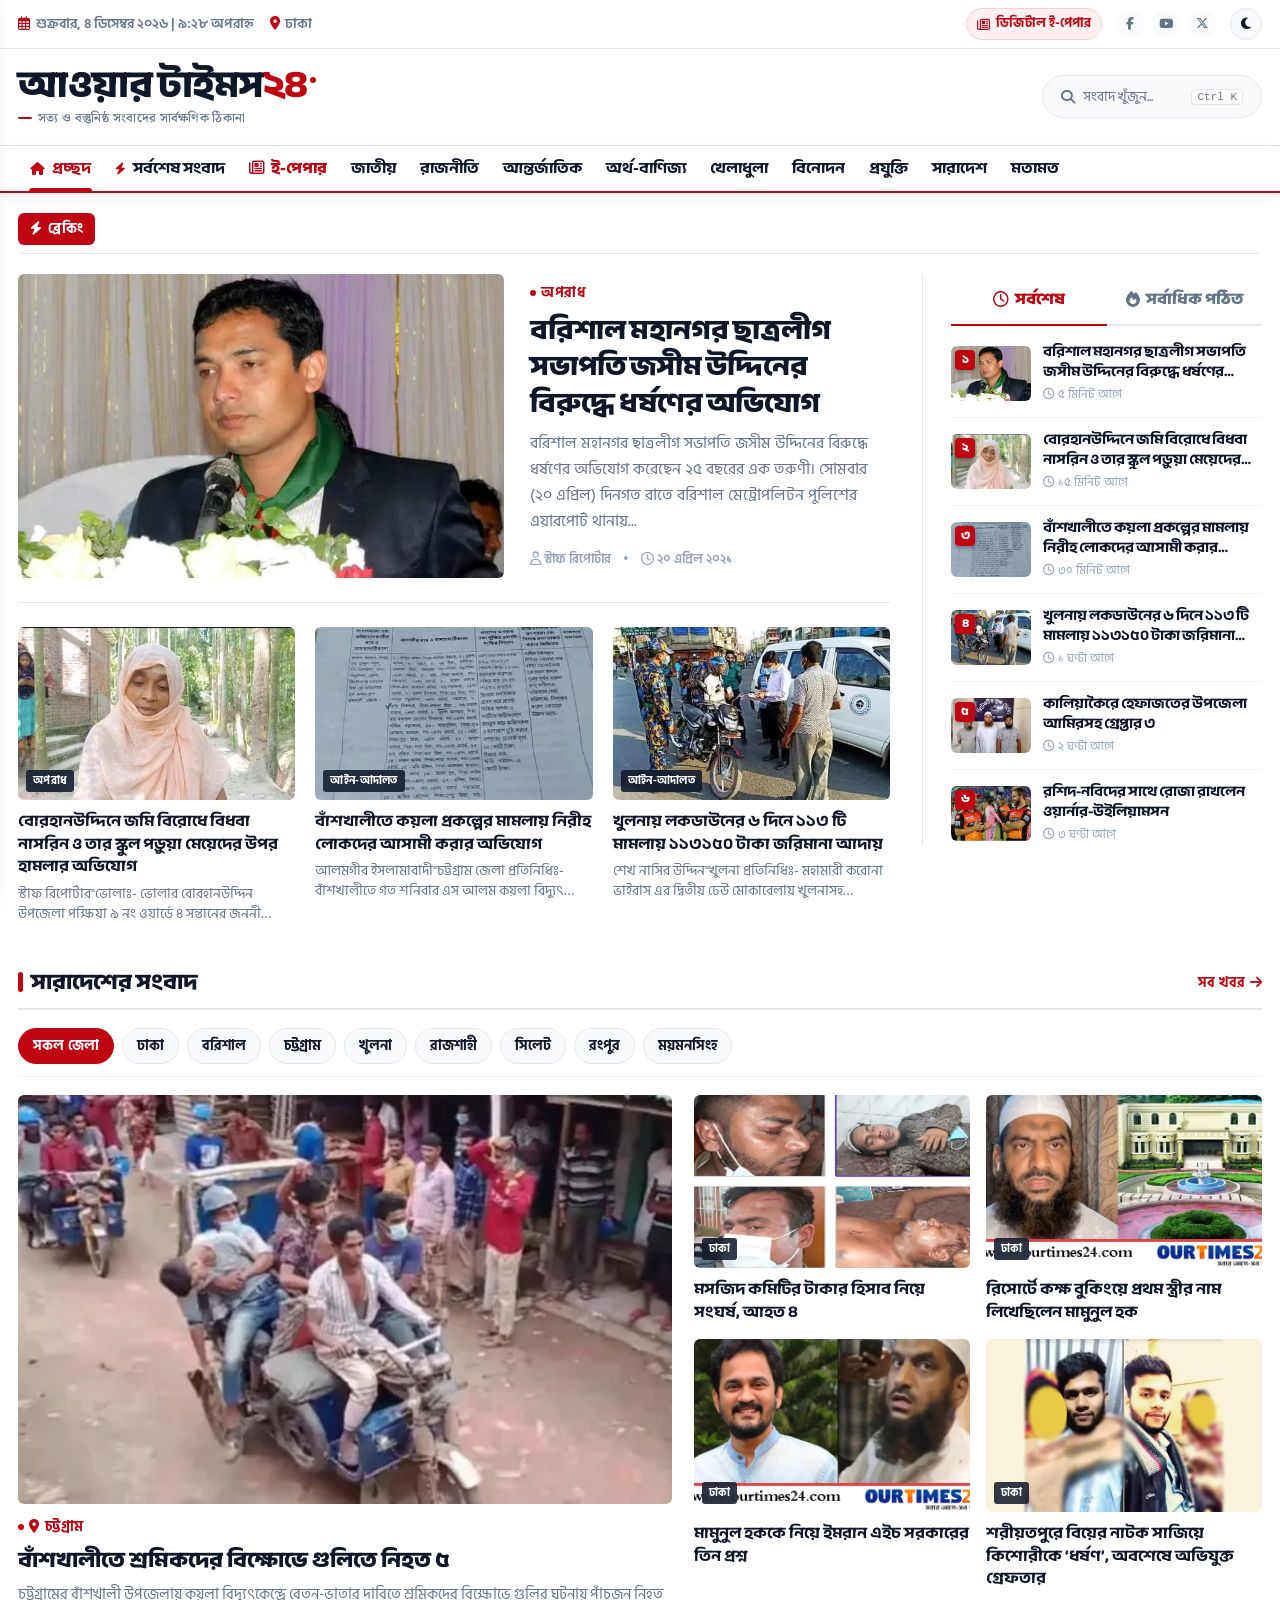
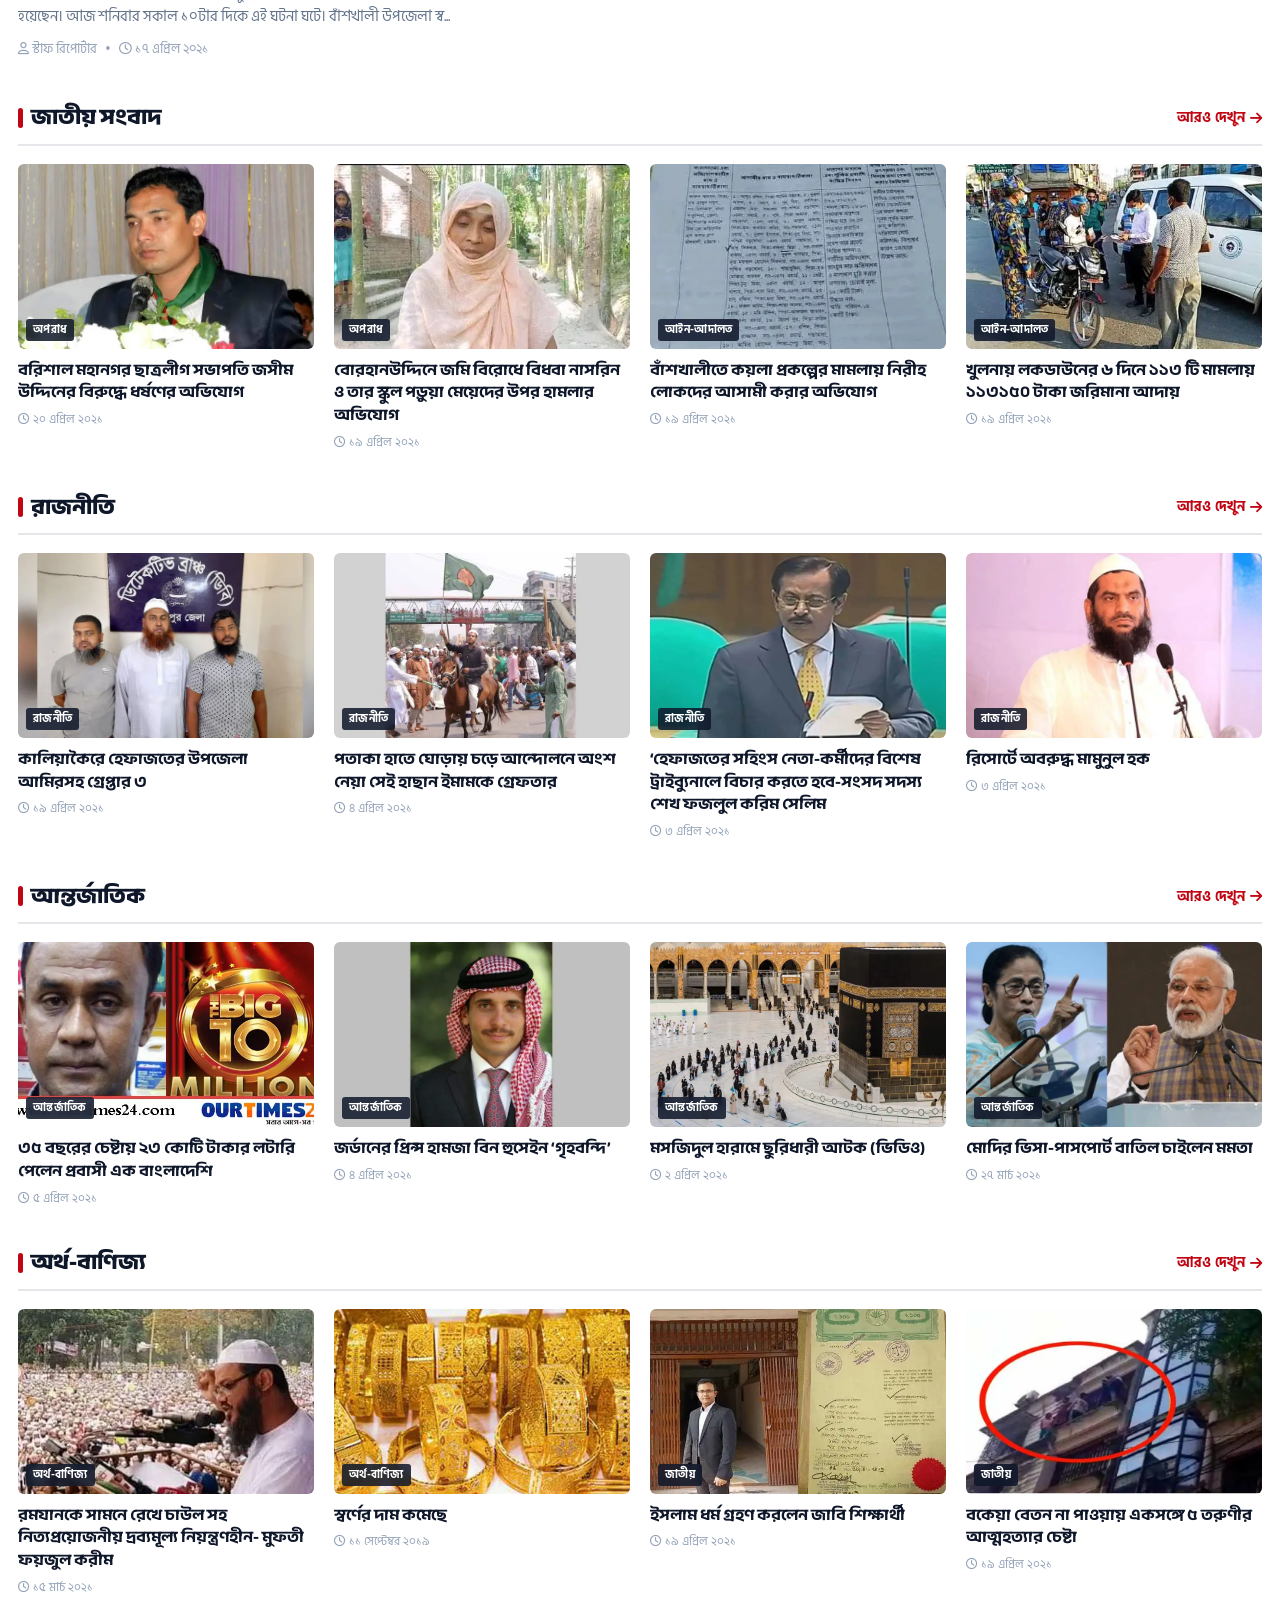
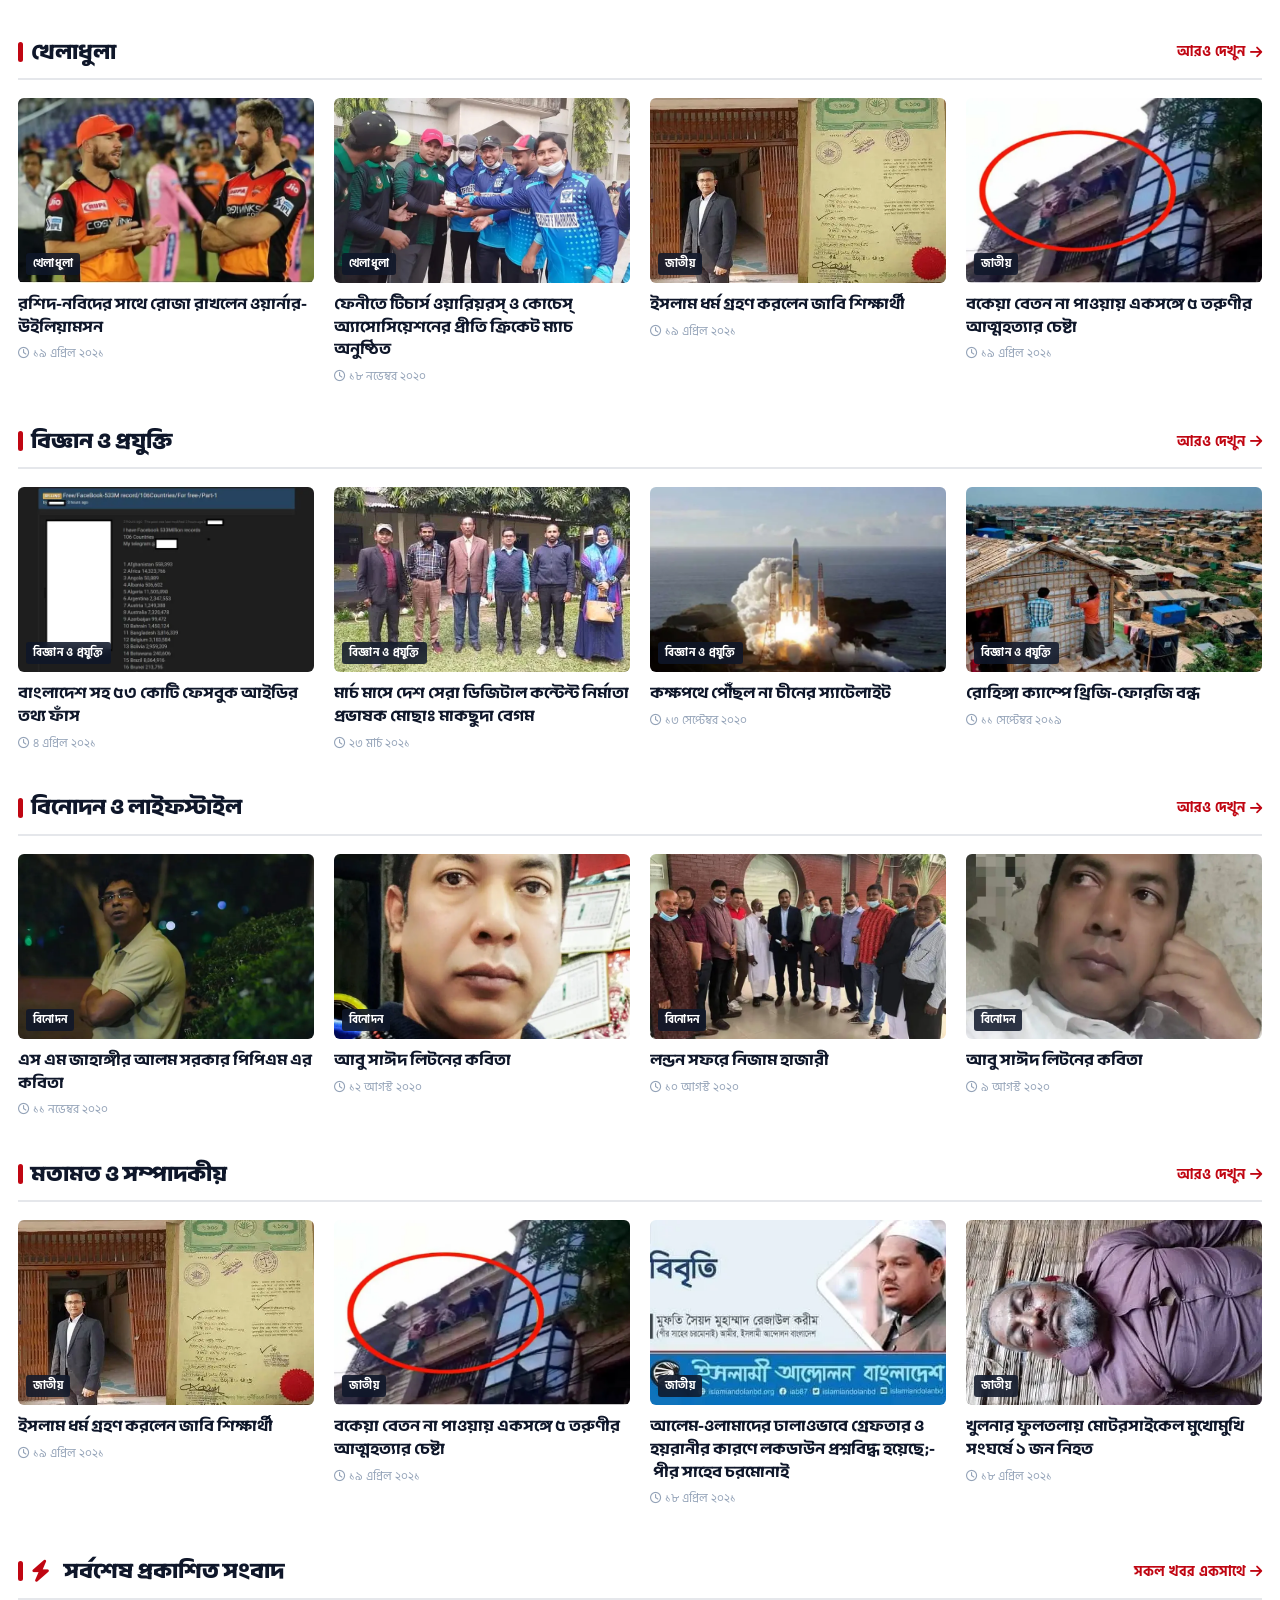
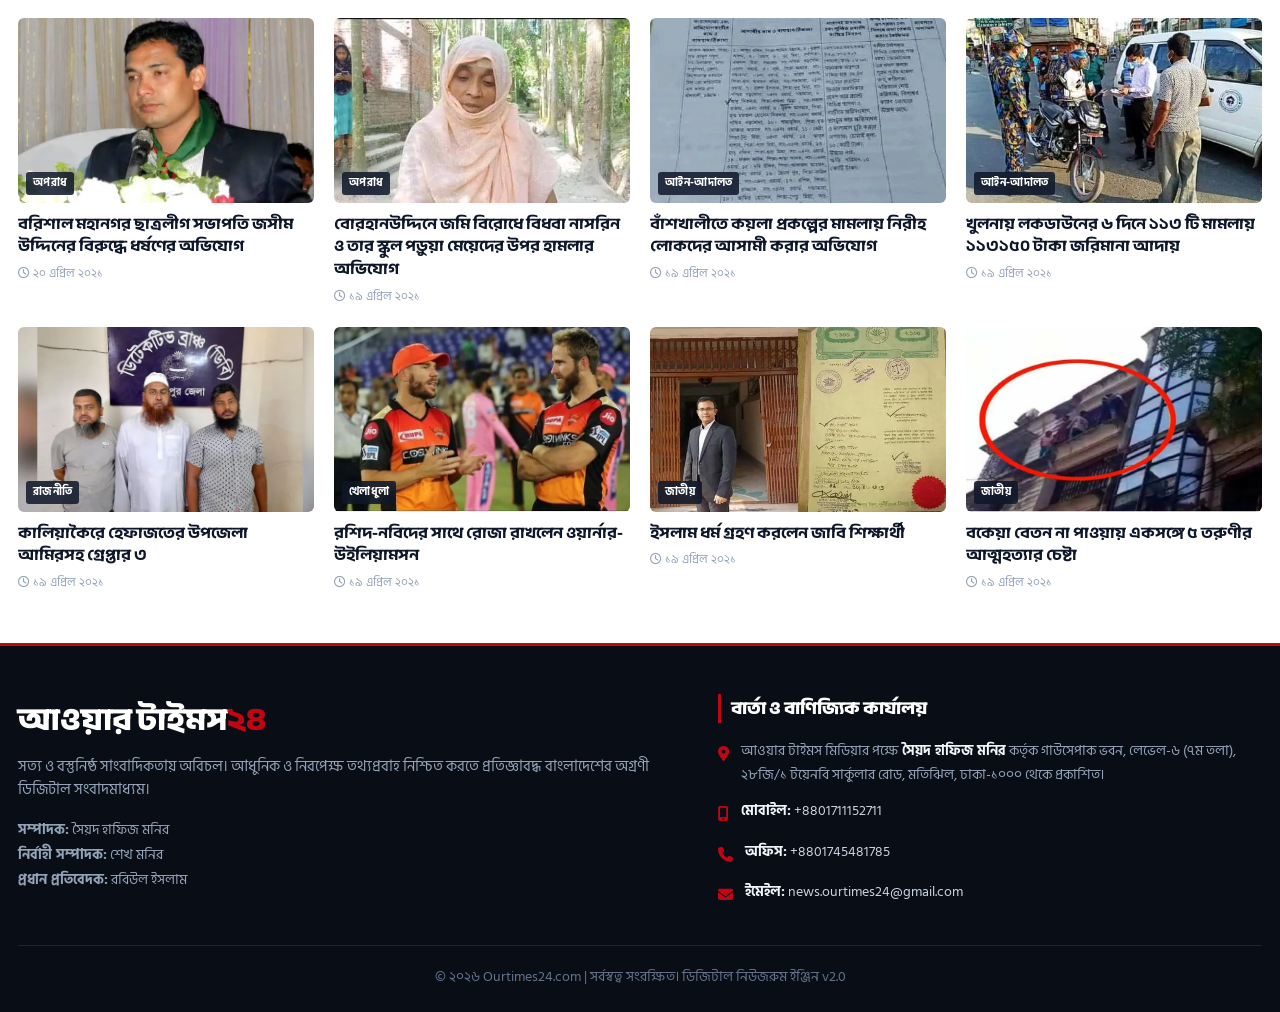
<file: index.html>
<!DOCTYPE html>
<html lang="bn">
<head>
    <meta charset="UTF-8">
    <meta name="viewport" content="width=device-width, initial-scale=1.0">
    <title>আওয়ার টাইমস২৪ - সত্য ও বস্তুনিষ্ঠ সংবাদের সার্বক্ষণিক ঠিকানা</title>
    <link rel="icon" type="image/x-icon" href="favicon.ico">
    <link rel="stylesheet" href="style.css?v=20260913_v6">
    <link rel="stylesheet" href="https://cdnjs.cloudflare.com/ajax/libs/font-awesome/6.5.1/css/all.min.css">
</head>
<body>

    <!-- Reading Progress Bar -->
    <div id="readingProgressBar"></div>

    <!-- 1. TOP UTILITY BAR (DESKTOP) -->
    <div class="top-utility-bar">
        <div class="container top-utility-inner">
            <div class="utility-left">
                <div class="live-date">
                    <i class="fa-regular fa-calendar-days"></i>
                    <span id="liveBanglaDate">শনিবার, ১২ সেপ্টেম্বর ২০২৬</span>
                </div>
                <div class="utility-location">
                    <i class="fa-solid fa-location-dot"></i>
                    <span>ঢাকা</span>
                </div>
            </div>
            <div class="utility-right">
                <a href="epaper.html" class="btn-utility-epaper">
                    <i class="fa-regular fa-newspaper"></i> ডিজিটাল ই-পেপার
                </a>
                <div class="social-pill-links">
                    <a href="https://facebook.com" target="_blank" class="social-pill-link" title="ফেসবুক"><i class="fa-brands fa-facebook-f"></i></a>
                    <a href="https://youtube.com" target="_blank" class="social-pill-link" title="ইউটিউব"><i class="fa-brands fa-youtube"></i></a>
                    <a href="https://twitter.com" target="_blank" class="social-pill-link" title="টুইটার"><i class="fa-brands fa-x-twitter"></i></a>
                </div>
                <button class="theme-toggle-btn" onclick="toggleTheme()" title="ডার্ক / লাইট মোড">
                    <i class="fa-solid fa-moon theme-switch-icon" id="themeIcon"></i>
                </button>
            </div>
        </div>
    </div>

    <!-- 2. MAIN BRAND HEADER -->
    <header class="main-brand-header">
        <div class="container brand-header-grid">
            <div class="brand-left-block">
                <button class="btn-mobile-drawer" onclick="toggleOffcanvasMenu()" title="মেনু খুলুন">
                    <i class="fa-solid fa-bars"></i>
                </button>
                <a href="/" class="brand-logo-wrap">
                    <div class="logo-bangla">আওয়ার টাইমস<span>২৪</span></div>
                    <div class="logo-tagline">
                        <span class="logo-tagline-bar"></span>
                        <span>সত্য ও বস্তুনিষ্ঠ সংবাদের সার্বক্ষণিক ঠিকানা</span>
                    </div>
                </a>
            </div>

            <div class="brand-right-actions">
                <button class="search-trigger-btn" onclick="openSearchModal()">
                    <span style="display:flex; align-items:center; gap:8px;">
                        <i class="fa-solid fa-magnifying-glass"></i>
                        <span>সংবাদ খুঁজুন...</span>
                    </span>
                    <kbd>Ctrl K</kbd>
                </button>
            </div>
        </div>
    </header>

    <!-- 3. STICKY NAVBAR (CATEGORIES) -->
    <nav class="main-nav-wrapper">
        <div class="container nav-container-sticky-row">
            <ul class="nav-menu-scrollable">
                <li class="nav-item"><a href="/" class="nav-link active"><i class="fa-solid fa-house" style="font-size:13px; margin-right:4px;"></i> প্রচ্ছদ</a></li>
                <li class="nav-item"><a href="category.html?cat=latest" class="nav-link"><i class="fa-solid fa-bolt" style="color:var(--primary); font-size:12px; margin-right:4px;"></i> সর্বশেষ সংবাদ</a></li>
                <li class="nav-item"><a href="epaper.html" class="nav-link nav-link-epaper"><i class="fa-regular fa-newspaper" style="color:var(--primary); margin-right:4px;"></i> ই-পেপার</a></li>
                <li class="nav-item"><a href="category.html?cat=national" class="nav-link">জাতীয়</a></li>
                <li class="nav-item"><a href="category.html?cat=politics" class="nav-link">রাজনীতি</a></li>
                <li class="nav-item"><a href="category.html?cat=international" class="nav-link">আন্তর্জাতিক</a></li>
                <li class="nav-item"><a href="category.html?cat=economy" class="nav-link">অর্থ-বাণিজ্য</a></li>
                <li class="nav-item"><a href="category.html?cat=sports" class="nav-link">খেলাধুলা</a></li>
                <li class="nav-item"><a href="category.html?cat=entertainment" class="nav-link">বিনোদন</a></li>
                <li class="nav-item"><a href="category.html?cat=tech" class="nav-link">প্রযুক্তি</a></li>
                <li class="nav-item"><a href="category.html?cat=saradesh" class="nav-link">সারাদেশ</a></li>
                <li class="nav-item"><a href="category.html?cat=opinion" class="nav-link">মতামত</a></li>
            </ul>
        </div>
    </nav>

    <!-- 4. BREAKING NEWS TICKER & HEADER AD (728x90) -->
    <div class="container">
        <div class="breaking-ticker">
            <div class="ticker-inner">
                <div class="ticker-badge">
                    <i class="fa-solid fa-bolt"></i> ব্রেকিং
                </div>
                <div class="ticker-content">
                    <div class="ticker-text" id="breakingTickerText">
                        <!-- Loaded dynamically -->
                    </div>
                </div>
            </div>
        </div>

        <!-- HEADER LEADERBOARD AD SLOT -->
        <div class="site-ad-wrapper header-ad-slot" id="headerAdSlot"></div>
    </div>

    <!-- 5. MAIN CONTENT CONTAINER -->
    <main class="container">

        <!-- 5.1 HERO EDITORIAL SECTION -->
        <section class="hero-news-section">
            <div class="hero-grid">
                <!-- Left: Flat Unified Main Lead & Sub-leads List -->
                <div class="flat-hero-block" id="unifiedLeadCard">
                    <!-- Populated dynamically by app.js -->
                </div>

                <!-- Right: Ranked Latest & Most Read Tabs -->
                <div class="flat-sidebar-block">
                    <div class="sidebar-tabs">
                        <button class="tab-btn active" data-tab="tabLatest"><i class="fa-regular fa-clock"></i> সর্বশেষ</button>
                        <button class="tab-btn" data-tab="tabMostRead"><i class="fa-solid fa-fire"></i> সর্বাধিক পঠিত</button>
                    </div>
                    <div class="tab-panel active" id="tabLatest">
                        <ul class="ranked-news-list" id="latestNewsList">
                            <!-- Populated dynamically by app.js -->
                        </ul>
                    </div>
                    <div class="tab-panel" id="tabMostRead">
                        <ul class="ranked-news-list" id="mostReadNewsList">
                            <!-- Populated dynamically by app.js -->
                        </ul>
                    </div>

                    <!-- SIDEBAR RECTANGLE AD SLOT (300x250) -->
                    <div class="site-ad-wrapper sidebar-ad-slot" id="sidebarAdSlot"></div>
                </div>
            </div>
        </section>

        <!-- HOMEPAGE MIDDLE BANNER AD SLOT (970x90 / 728x90) -->
        <div class="site-ad-wrapper homepage-middle-ad-slot" id="homepageMiddleAdSlot"></div>

        <!-- 5.2 SARADESH (DISTRICT NEWS) INTERACTIVE HUB -->
        <section class="saradesh-wrapper" id="saradeshSection">
            <div class="section-header">
                <div class="section-title">
                    সারাদেশের সংবাদ
                </div>
                <a href="category.html?cat=saradesh" class="section-link">সব খবর <i class="fa-solid fa-arrow-right"></i></a>
            </div>

            <!-- Division Quick Filter Chips -->
            <div class="division-filter-bar">
                <button class="div-chip active" onclick="filterSaradeshByDivision('all', this)">সকল জেলা</button>
                <button class="div-chip" onclick="filterSaradeshByDivision('ঢাকা', this)">ঢাকা</button>
                <button class="div-chip" onclick="filterSaradeshByDivision('বরিশাল', this)">বরিশাল</button>
                <button class="div-chip" onclick="filterSaradeshByDivision('চট্টগ্রাম', this)">চট্টগ্রাম</button>
                <button class="div-chip" onclick="filterSaradeshByDivision('খুলনা', this)">খুলনা</button>
                <button class="div-chip" onclick="filterSaradeshByDivision('রাজশাহী', this)">রাজশাহী</button>
                <button class="div-chip" onclick="filterSaradeshByDivision('সিলেট', this)">সিলেট</button>
                <button class="div-chip" onclick="filterSaradeshByDivision('রংপুর', this)">রংপুর</button>
                <button class="div-chip" onclick="filterSaradeshByDivision('ময়মনসিংহ', this)">ময়মনসিংহ</button>
            </div>

            <div id="saradeshGridContainer">
                <!-- Loaded dynamically by app.js -->
            </div>
        </section>

        <!-- 5.3 NATIONAL SECTION -->
        <section style="margin: 36px 0;">
            <div class="section-header">
                <div class="section-title">
                    জাতীয় সংবাদ
                </div>
                <a href="category.html?cat=national" class="section-link">আরও দেখুন <i class="fa-solid fa-arrow-right"></i></a>
            </div>
            <div class="news-grid-4" id="nationalGrid">
                <!-- Populated by app.js -->
            </div>
        </section>

        <!-- 5.4 POLITICS SECTION -->
        <section style="margin: 36px 0;">
            <div class="section-header">
                <div class="section-title">
                    রাজনীতি
                </div>
                <a href="category.html?cat=politics" class="section-link">আরও দেখুন <i class="fa-solid fa-arrow-right"></i></a>
            </div>
            <div class="news-grid-4" id="politicsGrid">
                <!-- Populated by app.js -->
            </div>
        </section>

        <!-- 5.5 INTERNATIONAL SECTION -->
        <section style="margin: 36px 0;">
            <div class="section-header">
                <div class="section-title">
                    আন্তর্জাতিক
                </div>
                <a href="category?cat=international" class="section-link">আরও দেখুন <i class="fa-solid fa-arrow-right"></i></a>
            </div>
            <div class="news-grid-4" id="internationalGrid">
                <!-- Populated dynamically -->
            </div>
        </section>

        <!-- 5.6 ECONOMY SECTION -->
        <section style="margin: 36px 0;">
            <div class="section-header">
                <div class="section-title">
                    অর্থ-বাণিজ্য
                </div>
                <a href="category?cat=economy" class="section-link">আরও দেখুন <i class="fa-solid fa-arrow-right"></i></a>
            </div>
            <div class="news-grid-4" id="economyGrid">
                <!-- Populated dynamically -->
            </div>
        </section>

        <!-- 5.7 SPORTS SECTION -->
        <section style="margin: 36px 0;">
            <div class="section-header">
                <div class="section-title">
                    খেলাধুলা
                </div>
                <a href="category?cat=sports" class="section-link">আরও দেখুন <i class="fa-solid fa-arrow-right"></i></a>
            </div>
            <div class="news-grid-4" id="sportsGrid">
                <!-- Populated by app.js -->
            </div>
        </section>

        <!-- 5.8 SCIENCE & TECH SECTION (বিজ্ঞান ও প্রযুক্তি) -->
        <section style="margin: 36px 0;">
            <div class="section-header">
                <div class="section-title">
                    বিজ্ঞান ও প্রযুক্তি
                </div>
                <a href="category?cat=tech" class="section-link">আরও দেখুন <i class="fa-solid fa-arrow-right"></i></a>
            </div>
            <div class="news-grid-4" id="techGrid">
                <!-- Populated dynamically -->
            </div>
        </section>

        <!-- 5.9 ENTERTAINMENT & LIFESTYLE SECTION (বিনোদন ও লাইফস্টাইল) -->
        <section style="margin: 36px 0;">
            <div class="section-header">
                <div class="section-title">
                    বিনোদন ও লাইফস্টাইল
                </div>
                <a href="category?cat=entertainment" class="section-link">আরও দেখুন <i class="fa-solid fa-arrow-right"></i></a>
            </div>
            <div class="news-grid-4" id="entertainmentGrid">
                <!-- Populated dynamically -->
            </div>
        </section>

        <!-- 5.10 OPINION SECTION -->
        <section style="margin: 36px 0;">
            <div class="section-header">
                <div class="section-title">
                    মতামত ও সম্পাদকীয়
                </div>
                <a href="category.html?cat=opinion" class="section-link">আরও দেখুন <i class="fa-solid fa-arrow-right"></i></a>
            </div>
            <div class="news-grid-4" id="opinionGrid">
                <!-- Populated by app.js -->
            </div>
        </section>

        <!-- 5.11 ALL LATEST NEWS STREAM (সকল সর্বশেষ প্রকাশিত সংবাদ) -->
        <section style="margin: 44px 0 20px 0;">
            <div class="section-header">
                <div class="section-title">
                    <i class="fa-solid fa-bolt" style="color: var(--primary); margin-right: 6px;"></i> সর্বশেষ প্রকাশিত সংবাদ
                </div>
                <a href="category?cat=all" class="section-link">সকল খবর একসাথে <i class="fa-solid fa-arrow-right"></i></a>
            </div>
            <div class="news-grid-4" id="allLatestNewsGrid">
                <!-- Populated by app.js -->
            </div>
        </section>

    </main>


    <!-- 7. INSTANT LIVE SEARCH MODAL -->
    <div id="searchModal" class="search-modal-overlay" onclick="if(event.target===this)closeSearchModal()">
        <div class="search-modal-box">
            <div class="search-input-wrapper">
                <i class="fa-solid fa-magnifying-glass"></i>
                <input type="text" id="liveSearchInput" placeholder="সংবাদ অনুসন্ধান করুন (যেমন: ঢাকা, লকডাউন, নির্বাচন)..." oninput="handleLiveSearch(this.value)">
                <button class="search-close-btn" onclick="closeSearchModal()" aria-label="বন্ধ করুন"><i class="fa-solid fa-xmark"></i></button>
            </div>
            <div class="search-results-list" id="liveSearchResults">
                <div style="padding: 24px; text-align: center; color: var(--text-muted);">
                    <i class="fa-solid fa-keyboard" style="font-size: 28px; margin-bottom: 8px; opacity: 0.6;"></i>
                    <div>খুঁজতে কিওয়ার্ড লিখুন...</div>
                </div>
            </div>
        </div>
    </div>

    <!-- 8. OFFCANVAS MOBILE DRAWER -->
    <div class="offcanvas-backdrop" id="offcanvasBackdrop" onclick="closeOffcanvasMenu()"></div>
    <div class="offcanvas-drawer" id="offcanvasDrawer">
        <div class="drawer-header">
            <div class="logo-bangla" style="font-size: 24px;">আওয়ার টাইমস<span>২৪</span></div>
            <button class="search-close-btn" onclick="closeOffcanvasMenu()" aria-label="বন্ধ করুন"><i class="fa-solid fa-xmark"></i></button>
        </div>
        <ul class="drawer-nav-list">
            <li><a href="/" class="drawer-nav-link"><i class="fa-solid fa-house"></i> প্রচ্ছদ</a></li>
            <li><a href="category.html?cat=latest" class="drawer-nav-link" style="color: var(--primary); font-weight: 700;"><i class="fa-solid fa-bolt"></i> সর্বশেষ সংবাদ</a></li>
            <li><a href="category.html?cat=national" class="drawer-nav-link"><i class="fa-solid fa-flag"></i> জাতীয়</a></li>
            <li><a href="category.html?cat=politics" class="drawer-nav-link"><i class="fa-solid fa-landmark"></i> রাজনীতি</a></li>
            <li><a href="category.html?cat=international" class="drawer-nav-link"><i class="fa-solid fa-earth-americas"></i> আন্তর্জাতিক</a></li>
            <li><a href="category.html?cat=economy" class="drawer-nav-link"><i class="fa-solid fa-chart-line"></i> অর্থ-বাণিজ্য</a></li>
            <li><a href="category.html?cat=sports" class="drawer-nav-link"><i class="fa-solid fa-trophy"></i> খেলাধুলা</a></li>
            <li><a href="category.html?cat=entertainment" class="drawer-nav-link"><i class="fa-solid fa-film"></i> বিনোদন</a></li>
            <li><a href="category.html?cat=tech" class="drawer-nav-link"><i class="fa-solid fa-microchip"></i> প্রযুক্তি</a></li>
            <li><a href="category.html?cat=saradesh" class="drawer-nav-link"><i class="fa-solid fa-location-dot"></i> সারাদেশ</a></li>
            <li><a href="category.html?cat=opinion" class="drawer-nav-link"><i class="fa-solid fa-pen-fancy"></i> মতামত</a></li>
            <li style="margin-top: 14px; border-top: 1px solid var(--border-color); padding-top: 14px;">
                <a href="epaper.html" class="drawer-nav-link" style="color: var(--primary);"><i class="fa-regular fa-newspaper"></i> ডিজিটাল ই-পেপার</a>
            </li>
        </ul>
    </div>

    <!-- 9. MOBILE APP BOTTOM NAVIGATION BAR -->
    <nav class="mobile-bottom-nav">
        <a href="/" class="bottom-nav-item active">
            <i class="fa-solid fa-house"></i>
            <span>হোম</span>
        </a>
        <a href="category.html?cat=latest" class="bottom-nav-item" id="bottomNavLatest">
            <i class="fa-solid fa-bolt"></i>
            <span>সর্বশেষ সংবাদ</span>
        </a>
        <a href="epaper.html" class="bottom-nav-item">
            <i class="fa-regular fa-newspaper"></i>
            <span>ই-পেপার</span>
        </a>
        <button class="bottom-nav-item" onclick="openSearchModal()">
            <i class="fa-solid fa-magnifying-glass"></i>
            <span>অনুসন্ধান</span>
        </button>
    </nav>

    <!-- 10. MAIN FOOTER -->
    <footer class="main-footer">
        <div class="container">
            <div class="footer-grid">
                <div class="footer-brand">
                    <h2>আওয়ার টাইমস<span>২৪</span></h2>
                    <p>সত্য ও বস্তুনিষ্ঠ সাংবাদিকতায় অবিচল। আধুনিক ও নিরপেক্ষ তথ্যপ্রবাহ নিশ্চিত করতে প্রতিজ্ঞাবদ্ধ বাংলাদেশের অগ্রণী ডিজিটাল সংবাদমাধ্যম।</p>
                    <div style="font-size: 14px; color: #94a3b8; line-height: 1.8;">
                        <div><strong>সম্পাদক:</strong> সৈয়দ হাফিজ মনির</div>
                        <div><strong>নির্বাহী সম্পাদক:</strong> শেখ মনির</div>
                        <div><strong>প্রধান প্রতিবেদক:</strong> রবিউল ইসলাম</div>
                    </div>
                </div>
                <div>
                    <h3 class="footer-col-title">বার্তা ও বাণিজ্যিক কার্যালয়</h3>
                    <div class="footer-contact-block">
                        <div class="footer-contact-item">
                            <span class="footer-contact-icon"><i class="fa-solid fa-location-dot"></i></span>
                            <div class="footer-contact-text">
                                আওয়ার টাইমস মিডিয়ার পক্ষে <strong>সৈয়দ হাফিজ মনির</strong> কর্তৃক গাউসেপাক ভবন, লেভেল-৬ (৭ম তলা), ২৮জি/১ টয়েনবি সার্কুলার রোড, মতিঝিল, ঢাকা-১০০০ থেকে প্রকাশিত।
                            </div>
                        </div>
                        <div class="footer-contact-item">
                            <span class="footer-contact-icon"><i class="fa-solid fa-mobile-screen-button"></i></span>
                            <div class="footer-contact-text">
                                <strong>মোবাইল:</strong> <a href="tel:+8801711152711">+8801711152711</a>
                            </div>
                        </div>
                        <div class="footer-contact-item">
                            <span class="footer-contact-icon"><i class="fa-solid fa-phone"></i></span>
                            <div class="footer-contact-text">
                                <strong>অফিস:</strong> <a href="tel:+8801745481785">+8801745481785</a>
                            </div>
                        </div>
                        <div class="footer-contact-item">
                            <span class="footer-contact-icon"><i class="fa-solid fa-envelope"></i></span>
                            <div class="footer-contact-text">
                                <strong>ইমেইল:</strong> <a href="mailto:news.ourtimes24@gmail.com">news.ourtimes24@gmail.com</a>
                            </div>
                        </div>
                    </div>
                </div>
            </div>
            <div class="footer-bottom">
                <div>© ২০২৬ Ourtimes24.com | সর্বস্বত্ব সংরক্ষিত। ডিজিটাল নিউজরুম ইঞ্জিন v2.0</div>
            </div>
        </div>
    </footer>

    <!-- Scripts -->
    <script src="news_data.js?v=20260912_v10"></script>
    <script src="app.js?v=20260912_v10"></script>
    <script>
        // Live Search Modal Controls
        function openSearchModal() {
            const modal = document.getElementById('searchModal');
            if (modal) {
                modal.style.display = 'flex';
                const input = document.getElementById('liveSearchInput');
                if (input) {
                    input.value = '';
                    setTimeout(() => input.focus(), 80);
                }
            }
        }

        function closeSearchModal() {
            const modal = document.getElementById('searchModal');
            if (modal) modal.style.display = 'none';
        }

        // Keyboard Shortcut Ctrl+K
        document.addEventListener('keydown', (e) => {
            if ((e.ctrlKey || e.metaKey) && e.key.toLowerCase() === 'k') {
                e.preventDefault();
                openSearchModal();
            } else if (e.key === 'Escape') {
                closeSearchModal();
            }
        });

        // Initialize Homepage Rendering on DOM Ready
        document.addEventListener('DOMContentLoaded', () => {
            renderHomepage();
            renderSaradeshGrid();

            // Populate Category Grids (4 items each)
            renderCategoryGrid('internationalGrid', 'আন্তর্জাতিক', 4);
            renderCategoryGrid('economyGrid', 'অর্থ-বাণিজ্য', 4);
            renderCategoryGrid('techGrid', 'বিজ্ঞান ও প্রযুক্তি', 4);
            renderCategoryGrid('entertainmentGrid', 'বিনোদন', 4);
            renderCategoryGrid('opinionGrid', 'মতামত', 4);
        });
    </script>
</body>
</html>
</file>
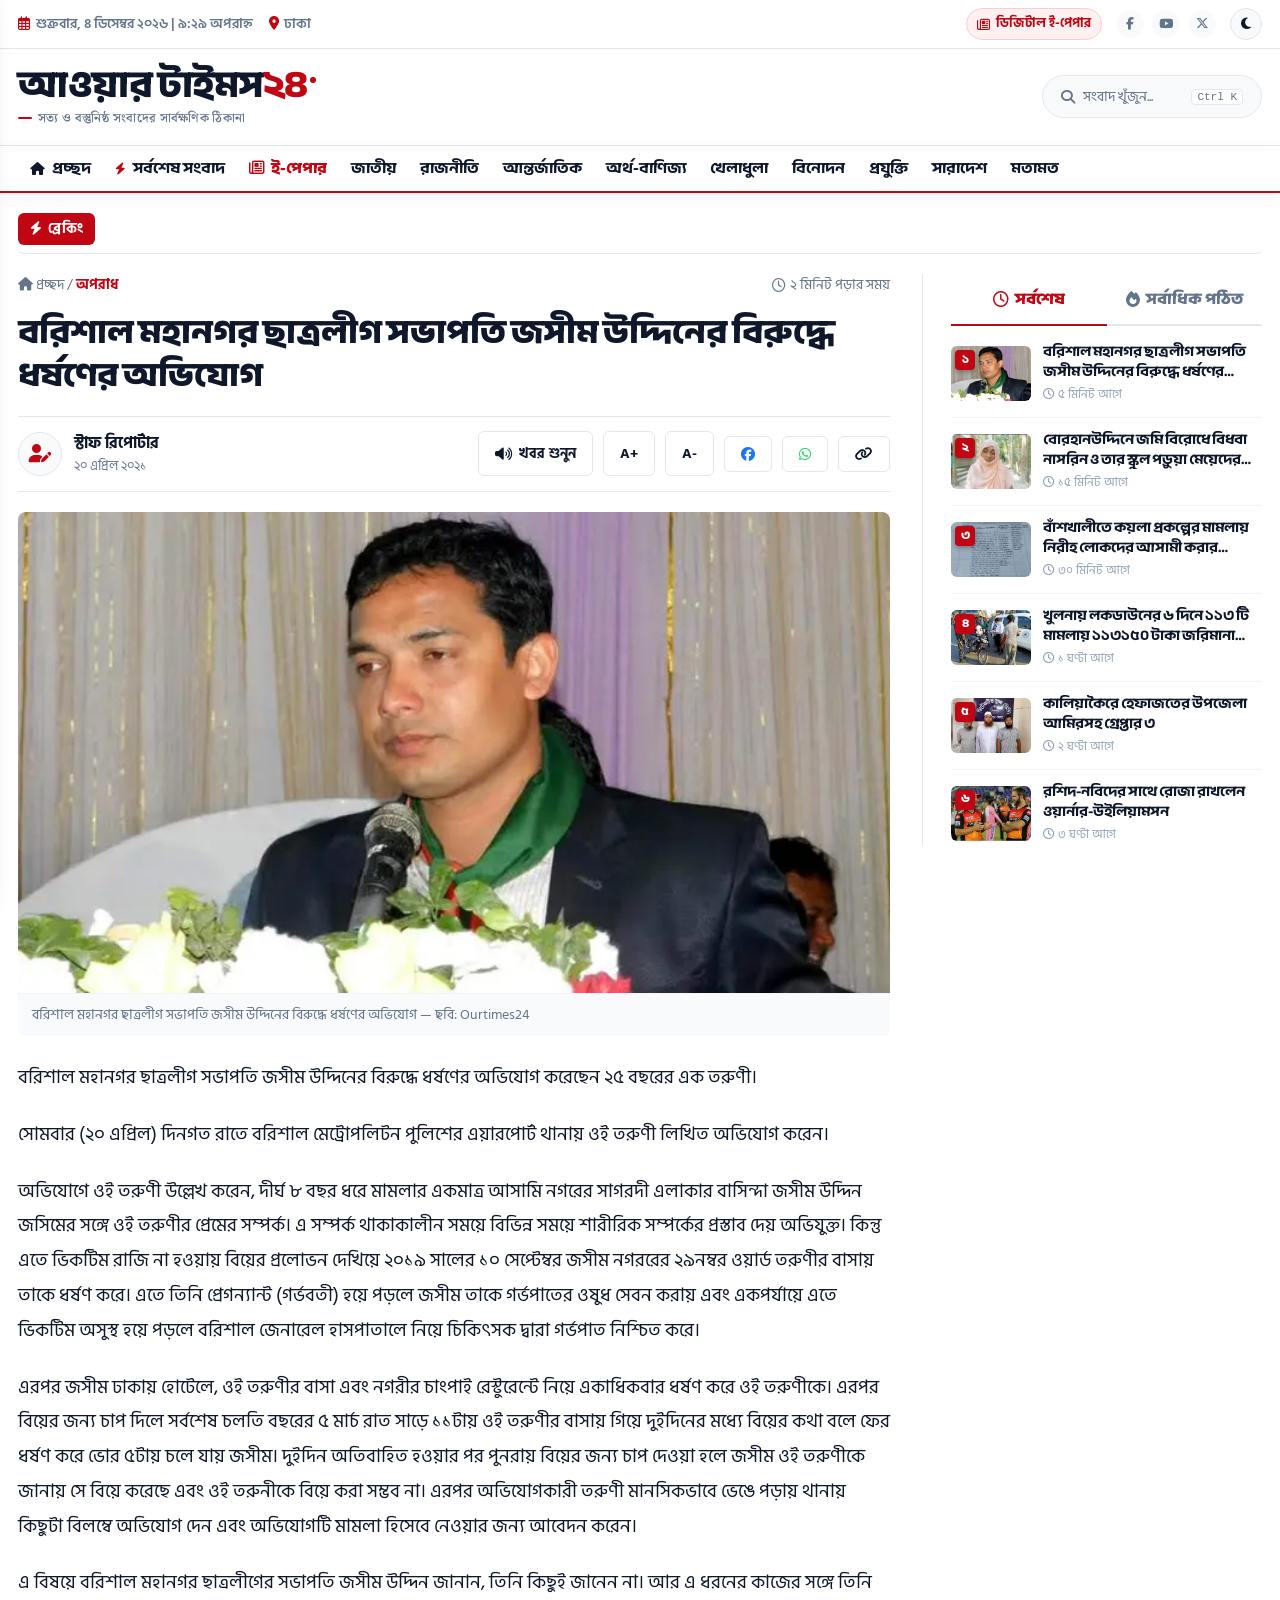
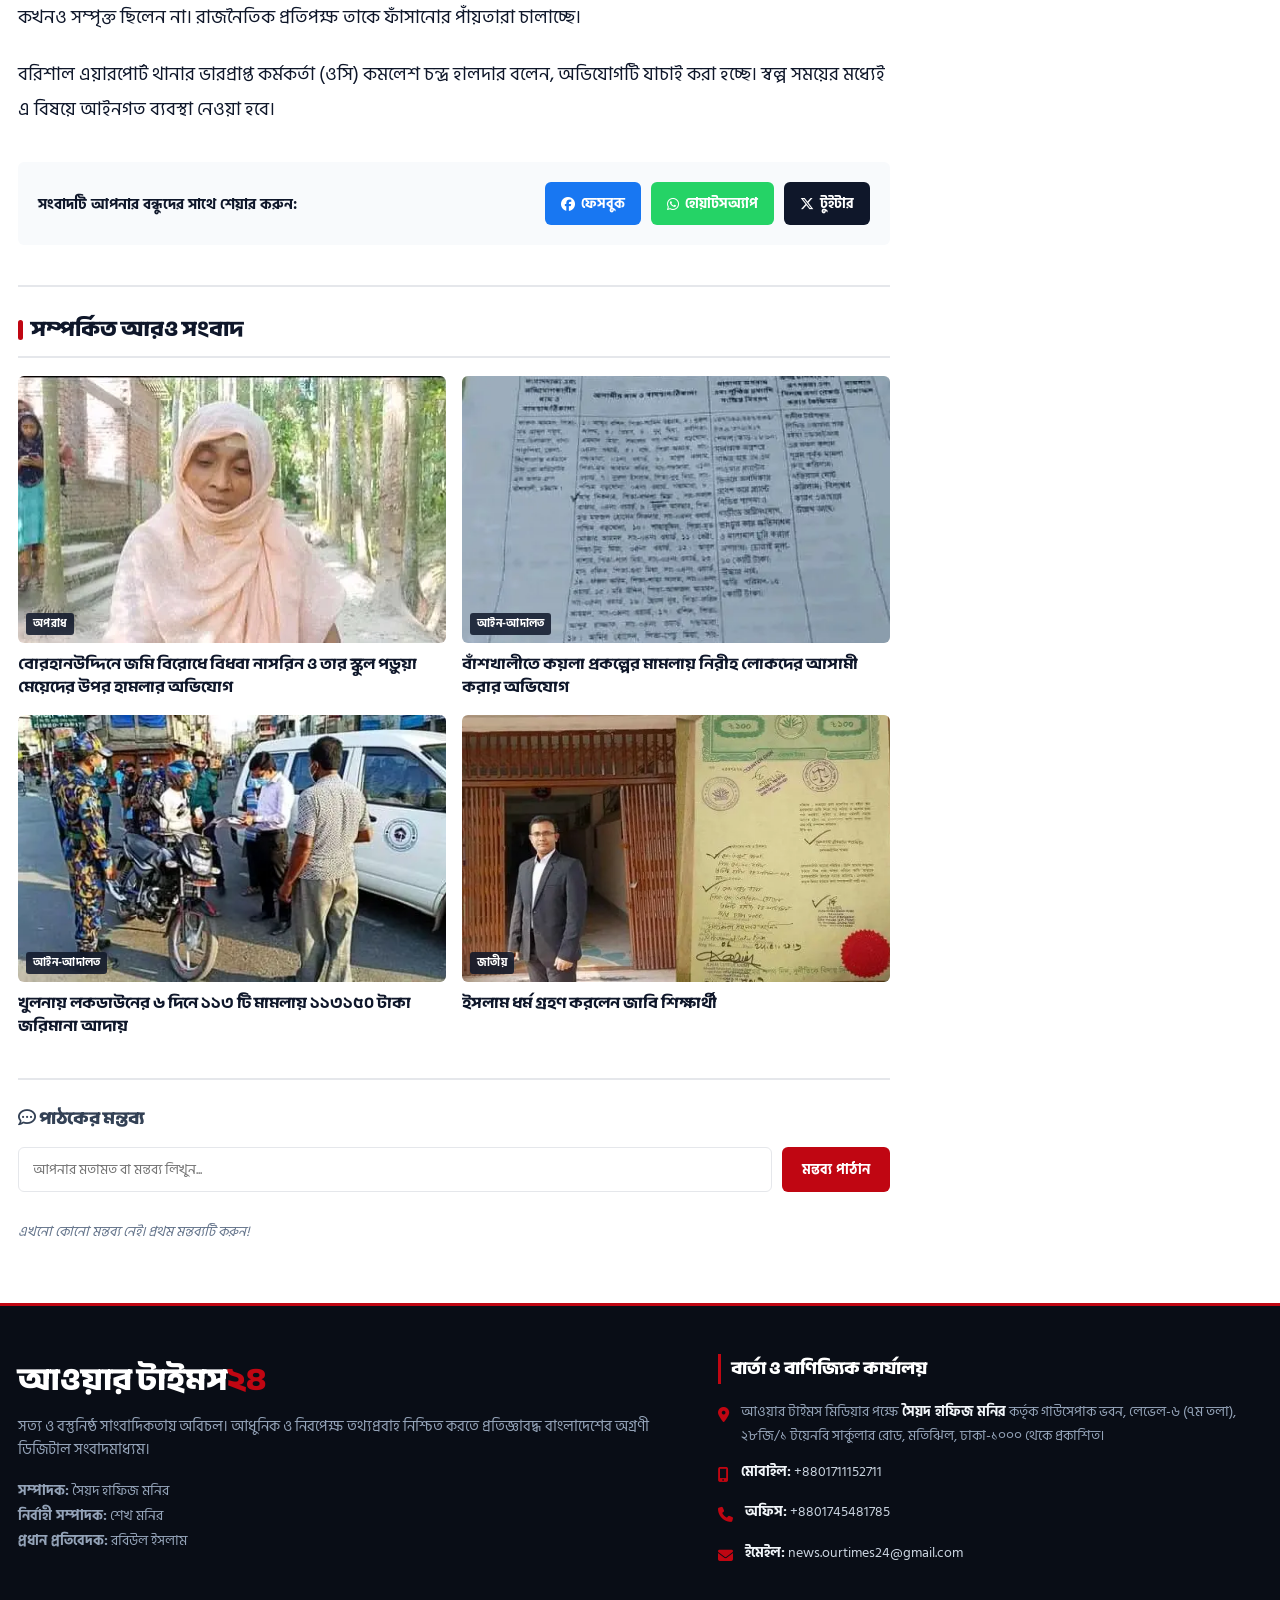
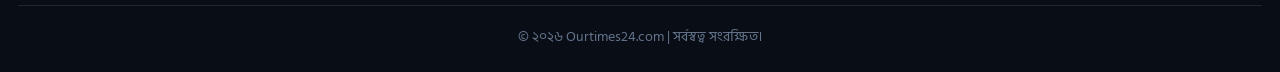
<file: article.html>
<!DOCTYPE html>
<html lang="bn">
<head>
    <meta charset="UTF-8">
    <meta name="viewport" content="width=device-width, initial-scale=1.0">
    <title id="pageTitle">সংবাদ বিস্তারিত - আওয়ার টাইমস২৪</title>
    <meta name="description" id="metaDescription" content="সত্য ও বস্তুনিষ্ঠ সংবাদের সার্বক্ষণিক ঠিকানা - আওয়ার টাইমস২৪। দেশ ও বিদেশের সর্বশেষ তাজা খবর।">
    <link rel="icon" type="image/x-icon" href="favicon.ico">
    <link rel="stylesheet" href="style.css?v=20260913_v6">
    <link rel="stylesheet" href="https://cdnjs.cloudflare.com/ajax/libs/font-awesome/6.5.1/css/all.min.css">

    <!-- OPEN GRAPH FOR SOCIAL MEDIA SHARING (FACEBOOK, WHATSAPP, LINKEDIN) -->
    <meta property="og:type" content="article">
    <meta property="og:site_name" content="আওয়ার টাইমস২৪ | Ourtimes24">
    <meta property="og:title" id="ogTitle" content="সংবাদ বিস্তারিত - আওয়ার টাইমস২৪">
    <meta property="og:description" id="ogDescription" content="সত্য ও বস্তুনিষ্ঠ সংবাদের সার্বক্ষণিক ঠিকানা - আওয়ার টাইমস২৪। দেশ ও বিদেশের সর্বশেষ তাজা খবর।">
    <meta property="og:image" id="ogImage" content="https://ourtimes24.com/logo.png">
    <meta property="og:image:secure_url" id="ogImageSecure" content="https://ourtimes24.com/logo.png">
    <meta property="og:image:width" content="1200">
    <meta property="og:image:height" content="630">
    <meta property="og:url" id="ogUrl" content="https://ourtimes24.com/article">

    <!-- TWITTER CARD FOR X / TWITTER -->
    <meta name="twitter:card" content="summary_large_image">
    <meta name="twitter:site" content="@ourtimes24">
    <meta name="twitter:title" id="twTitle" content="সংবাদ বিস্তারিত - আওয়ার টাইমস২৪">
    <meta name="twitter:description" id="twDescription" content="সত্য ও বস্তুনিষ্ঠ সংবাদের সার্বক্ষণিক ঠিকানা - আওয়ার টাইমস২৪।">
    <meta name="twitter:image" id="twImage" content="https://ourtimes24.com/logo.png">
</head>
<body>

    <!-- Reading Progress Bar -->
    <div id="readingProgressBar"></div>

    <!-- 1. TOP UTILITY BAR (DESKTOP) -->
    <div class="top-utility-bar">
        <div class="container top-utility-inner">
            <div class="utility-left">
                <div class="live-date">
                    <i class="fa-regular fa-calendar-days"></i>
                    <span id="liveBanglaDate">শনিবার, ১২ সেপ্টেম্বর ২০২৬</span>
                </div>
                <div class="utility-location">
                    <i class="fa-solid fa-location-dot"></i>
                    <span>ঢাকা</span>
                </div>
            </div>
            <div class="utility-right">
                <a href="epaper.html" class="btn-utility-epaper">
                    <i class="fa-regular fa-newspaper"></i> ডিজিটাল ই-পেপার
                </a>
                <div class="social-pill-links">
                    <a href="https://facebook.com" target="_blank" class="social-pill-link" title="ফেসবুক"><i class="fa-brands fa-facebook-f"></i></a>
                    <a href="https://youtube.com" target="_blank" class="social-pill-link" title="ইউটিউব"><i class="fa-brands fa-youtube"></i></a>
                    <a href="https://twitter.com" target="_blank" class="social-pill-link" title="টুইটার"><i class="fa-brands fa-x-twitter"></i></a>
                </div>
                <button class="theme-toggle-btn" onclick="toggleTheme()" title="ডার্ক / লাইট মোড">
                    <i class="fa-solid fa-moon theme-switch-icon" id="themeIcon"></i>
                </button>
            </div>
        </div>
    </div>

    <!-- 2. MAIN BRAND HEADER -->
    <header class="main-brand-header">
        <div class="container brand-header-grid">
            <div class="brand-left-block">
                <button class="btn-mobile-drawer" onclick="toggleOffcanvasMenu()" title="মেনু খুলুন">
                    <i class="fa-solid fa-bars"></i>
                </button>
                <a href="/" class="brand-logo-wrap">
                    <div class="logo-bangla">আওয়ার টাইমস<span>২৪</span></div>
                    <div class="logo-tagline">
                        <span class="logo-tagline-bar"></span>
                        <span>সত্য ও বস্তুনিষ্ঠ সংবাদের সার্বক্ষণিক ঠিকানা</span>
                    </div>
                </a>
            </div>

            <div class="brand-right-actions">
                <button class="search-trigger-btn" onclick="openSearchModal()">
                    <span style="display:flex; align-items:center; gap:8px;">
                        <i class="fa-solid fa-magnifying-glass"></i>
                        <span>সংবাদ খুঁজুন...</span>
                    </span>
                    <kbd>Ctrl K</kbd>
                </button>
            </div>
        </div>
    </header>

    <!-- 3. STICKY NAVBAR -->
    <nav class="main-nav-wrapper">
        <div class="container nav-container-sticky-row">
            <ul class="nav-menu-scrollable">
                <li class="nav-item"><a href="/" class="nav-link"><i class="fa-solid fa-house" style="font-size:13px; margin-right:4px;"></i> প্রচ্ছদ</a></li>
                <li class="nav-item"><a href="category.html?cat=latest" class="nav-link"><i class="fa-solid fa-bolt" style="color:var(--primary); font-size:12px; margin-right:4px;"></i> সর্বশেষ সংবাদ</a></li>
                <li class="nav-item"><a href="epaper.html" class="nav-link nav-link-epaper"><i class="fa-regular fa-newspaper" style="color:var(--primary); margin-right:4px;"></i> ই-পেপার</a></li>
                <li class="nav-item"><a href="category.html?cat=national" class="nav-link">জাতীয়</a></li>
                <li class="nav-item"><a href="category.html?cat=politics" class="nav-link">রাজনীতি</a></li>
                <li class="nav-item"><a href="category.html?cat=international" class="nav-link">আন্তর্জাতিক</a></li>
                <li class="nav-item"><a href="category.html?cat=economy" class="nav-link">অর্থ-বাণিজ্য</a></li>
                <li class="nav-item"><a href="category.html?cat=sports" class="nav-link">খেলাধুলা</a></li>
                <li class="nav-item"><a href="category.html?cat=entertainment" class="nav-link">বিনোদন</a></li>
                <li class="nav-item"><a href="category.html?cat=tech" class="nav-link">প্রযুক্তি</a></li>
                <li class="nav-item"><a href="category.html?cat=saradesh" class="nav-link">সারাদেশ</a></li>
                <li class="nav-item"><a href="category.html?cat=opinion" class="nav-link">মতামত</a></li>
            </ul>
        </div>
    </nav>

    <!-- HEADER AD SLOT & TICKER -->
    <div class="container">
        <div class="breaking-ticker">
            <div class="ticker-inner">
                <div class="ticker-badge">
                    <i class="fa-solid fa-bolt"></i> ব্রেকিং
                </div>
                <div class="ticker-content">
                    <div class="ticker-text" id="breakingTickerText">
                        <!-- Loaded dynamically -->
                    </div>
                </div>
            </div>
        </div>
        <div class="site-ad-wrapper header-ad-slot" id="headerAdSlot"></div>
    </div>

    <main class="container" id="articleContainer" style="margin-top: 18px; margin-bottom: 48px;">
        <div class="hero-grid article-grid">
            
            <!-- Left: Article Content -->
            <article class="article-editorial-sheet">
                
                <!-- Category Badge & Breadcrumb -->
                <div style="display:flex; justify-content:space-between; align-items:center; margin-bottom:14px; font-size:13.5px; color:var(--text-muted);">
                    <div>
                        <a href="/"><i class="fa-solid fa-house"></i> প্রচ্ছদ</a> / 
                        <span id="artCategory" style="color:var(--primary); font-weight:800;">জাতীয়</span>
                    </div>
                    <span style="display:inline-flex; align-items:center; gap:4px;"><i class="fa-regular fa-clock"></i> ২ মিনিট পড়ার সময়</span>
                </div>

                <!-- Headline -->
                <h1 class="article-headline" id="artHeadline">লোড হচ্ছে...</h1>
                <div class="article-subtitle" id="artSubtitle"></div>

                <!-- Author, Date & Interactive Toolbar -->
                <div class="article-meta-bar" style="display:flex; justify-content:space-between; align-items:center; flex-wrap:wrap; gap:14px; margin-bottom:20px; padding-bottom:14px; border-bottom:1px solid var(--border-color);">
                    <div style="display:flex; align-items:center; gap:12px;">
                        <div class="article-author-avatar" id="artAuthorAvatarContainer" style="width:44px; height:44px; border-radius:50%; display:flex; align-items:center; justify-content:center; background:var(--bg-subtle); border:1px solid var(--border-color); color:var(--primary); font-size:18px; overflow:hidden; flex-shrink:0;">
                            <i class="fa-solid fa-user-pen"></i>
                        </div>
                        <div>
                            <div style="font-weight: 800; font-size: 15.5px; color: var(--text-main);" id="artAuthor">আওয়ার টাইমস২৪ ডেস্ক</div>
                            <div style="font-size: 12.5px; color: var(--text-muted);" id="artDate">১২ সেপ্টেম্বর ২০২৬</div>
                        </div>
                    </div>

                    <div class="article-actions-bar">
                        <button class="tool-btn" id="btnListenAudio" onclick="toggleSpeechReader()" title="সংবাদ শুনুন">
                            <i class="fa-solid fa-volume-high"></i> খবর শুনুন
                        </button>
                        <button class="tool-btn" onclick="adjustFontSize(1)" title="লেখা বড় করুন">A+</button>
                        <button class="tool-btn" onclick="adjustFontSize(-1)" title="লেখা ছোট করুন">A-</button>
                        <button class="tool-btn" onclick="shareToPlatform('facebook')" title="ফেসবুকে শেয়ার" style="color:#1877f2;">
                            <i class="fa-brands fa-facebook"></i>
                        </button>
                        <button class="tool-btn" onclick="shareToPlatform('whatsapp')" title="হোয়াটসঅ্যাপে শেয়ার" style="color:#25d366;">
                            <i class="fa-brands fa-whatsapp"></i>
                        </button>
                        <button class="tool-btn" onclick="shareToPlatform('copy')" title="লিঙ্ক কপি করুন">
                            <i class="fa-solid fa-link"></i>
                        </button>
                    </div>
                </div>

                <!-- Feature Image -->
                <div class="article-feature-image-box">
                    <img src="" id="artImage" alt="Article image">
                    <div class="article-caption" id="artCaption"></div>
                </div>

                <!-- Article Body -->
                <div class="article-body-content" id="artBody">
                    <!-- Loaded dynamically -->
                </div>

                <!-- Share Bottom Box -->
                <div style="margin-top: 36px; padding: 20px; background: var(--bg-subtle); border-radius: var(--radius-sm); display: flex; justify-content: space-between; align-items: center; flex-wrap: wrap; gap: 14px;">
                    <div>
                        <strong style="font-size: 15px; color: var(--text-main);">সংবাদটি আপনার বন্ধুদের সাথে শেয়ার করুন:</strong>
                    </div>
                    <div style="display: flex; gap: 10px;">
                        <button onclick="shareToPlatform('facebook')" class="tool-btn" style="background:#1877f2; color:white; border:none;">
                            <i class="fa-brands fa-facebook"></i> ফেসবুক
                        </button>
                        <button onclick="shareToPlatform('whatsapp')" class="tool-btn" style="background:#25d366; color:white; border:none;">
                            <i class="fa-brands fa-whatsapp"></i> হোয়াটসঅ্যাপ
                        </button>
                        <button onclick="shareToPlatform('twitter')" class="tool-btn" style="background:#0f172a; color:white; border:none;">
                            <i class="fa-brands fa-x-twitter"></i> টুইটার
                        </button>
                    </div>
                </div>

                <!-- Related News Section -->
                <div style="margin-top: 40px; border-top: 2px solid var(--border-color); padding-top: 24px;">
                    <div class="section-header">
                        <div class="section-title">সম্পর্কিত আরও সংবাদ</div>
                    </div>
                    <div class="news-grid-2" id="relatedNewsGrid" style="gap: 16px;"></div>
                </div>

                <!-- Reader Comments Box -->
                <div style="margin-top: 40px; border-top: 2px solid var(--border-color); padding-top: 24px;">
                    <h3 style="font-size: 18px; font-weight: 800; margin-bottom: 14px; font-family: var(--font-heading);">
                        <i class="fa-regular fa-comment-dots text-primary"></i> পাঠকের মন্তব্য
                    </h3>
                    <div style="display:flex; gap:10px; margin-bottom: 18px;">
                        <input type="text" id="commentInput" placeholder="আপনার মতামত বা মন্তব্য লিখুন..." class="control-input">
                        <button onclick="submitComment()" class="tool-btn" style="background:var(--primary); color:white; border:none; white-space:nowrap; padding:0 20px;">মন্তব্য পাঠান</button>
                    </div>
                    <div id="commentsList">
                        <div style="font-size: 14px; color: var(--text-muted); font-style: italic; padding: 10px 0;">এখনো কোনো মন্তব্য নেই। প্রথম মন্তব্যটি করুন!</div>
                    </div>
                </div>

            </article>

            <!-- Right: Sidebar (Latest & Most Read) -->
            <aside>
                <div class="flat-sidebar-block" style="position: sticky; top: 80px;">
                    <div class="sidebar-tabs">
                        <button class="tab-btn active" data-tab="tabArtLatest"><i class="fa-regular fa-clock"></i> সর্বশেষ</button>
                        <button class="tab-btn" data-tab="tabArtMostRead"><i class="fa-solid fa-fire"></i> সর্বাধিক পঠিত</button>
                    </div>
                    <div class="tab-panel active" id="tabArtLatest">
                        <ul class="ranked-news-list" id="latestNewsList"></ul>
                    </div>
                    <div class="tab-panel" id="tabArtMostRead">
                        <ul class="ranked-news-list" id="mostReadNewsList"></ul>
                    </div>

                    <!-- SIDEBAR RECTANGLE AD SLOT (300x250) -->
                    <div class="site-ad-wrapper sidebar-ad-slot" id="sidebarAdSlot"></div>
                </div>
            </aside>
        </div>
    </main>

    <!-- 5. INSTANT LIVE SEARCH MODAL -->
    <div id="searchModal" class="search-modal-overlay" onclick="if(event.target===this)closeSearchModal()">
        <div class="search-modal-box">
            <div class="search-input-wrapper">
                <i class="fa-solid fa-magnifying-glass"></i>
                <input type="text" id="liveSearchInput" placeholder="সংবাদ অনুসন্ধান করুন..." oninput="handleLiveSearch(this.value)">
                <button class="search-close-btn" onclick="closeSearchModal()" aria-label="বন্ধ করুন"><i class="fa-solid fa-xmark"></i></button>
            </div>
            <div class="search-results-list" id="liveSearchResults"></div>
        </div>
    </div>

    <!-- 6. OFFCANVAS DRAWER -->
    <div class="offcanvas-backdrop" id="offcanvasBackdrop" onclick="closeOffcanvasMenu()"></div>
    <div class="offcanvas-drawer" id="offcanvasDrawer">
        <div class="drawer-header">
            <div class="logo-bangla" style="font-size: 24px;">আওয়ার টাইমস<span>২৪</span></div>
            <button class="search-close-btn" onclick="closeOffcanvasMenu()" aria-label="বন্ধ করুন"><i class="fa-solid fa-xmark"></i></button>
        </div>
        <ul class="drawer-nav-list">
            <li><a href="/" class="drawer-nav-link"><i class="fa-solid fa-house"></i> প্রচ্ছদ</a></li>
            <li><a href="category.html?cat=latest" class="drawer-nav-link" style="color: var(--primary); font-weight: 700;"><i class="fa-solid fa-bolt"></i> সর্বশেষ সংবাদ</a></li>
            <li><a href="category.html?cat=national" class="drawer-nav-link"><i class="fa-solid fa-flag"></i> জাতীয়</a></li>
            <li><a href="category.html?cat=politics" class="drawer-nav-link"><i class="fa-solid fa-landmark"></i> রাজনীতি</a></li>
            <li><a href="category.html?cat=international" class="drawer-nav-link"><i class="fa-solid fa-earth-americas"></i> আন্তর্জাতিক</a></li>
            <li><a href="category.html?cat=economy" class="drawer-nav-link"><i class="fa-solid fa-chart-line"></i> অর্থ-বাণিজ্য</a></li>
            <li><a href="category.html?cat=sports" class="drawer-nav-link"><i class="fa-solid fa-trophy"></i> খেলাধুলা</a></li>
            <li><a href="category.html?cat=entertainment" class="drawer-nav-link"><i class="fa-solid fa-film"></i> বিনোদন</a></li>
            <li><a href="category.html?cat=tech" class="drawer-nav-link"><i class="fa-solid fa-microchip"></i> প্রযুক্তি</a></li>
            <li><a href="category.html?cat=saradesh" class="drawer-nav-link"><i class="fa-solid fa-location-dot"></i> সারাদেশ</a></li>
            <li><a href="category.html?cat=opinion" class="drawer-nav-link"><i class="fa-solid fa-pen-fancy"></i> মতামত</a></li>
        </ul>
    </div>

    <!-- 7. MOBILE BOTTOM NAV BAR -->
    <nav class="mobile-bottom-nav">
        <a href="/" class="bottom-nav-item">
            <i class="fa-solid fa-house"></i>
            <span>হোম</span>
        </a>
        <a href="category.html?cat=latest" class="bottom-nav-item" id="bottomNavLatest">
            <i class="fa-solid fa-bolt"></i>
            <span>সর্বশেষ সংবাদ</span>
        </a>
        <a href="epaper.html" class="bottom-nav-item">
            <i class="fa-regular fa-newspaper"></i>
            <span>ই-পেপার</span>
        </a>
        <button class="bottom-nav-item" onclick="openSearchModal()">
            <i class="fa-solid fa-magnifying-glass"></i>
            <span>অনুসন্ধান</span>
        </button>
    </nav>

    <!-- 8. MAIN FOOTER -->
    <footer class="main-footer">
        <div class="container">
            <div class="footer-grid">
                <div class="footer-brand">
                    <h2>আওয়ার টাইমস<span>২৪</span></h2>
                    <p>সত্য ও বস্তুনিষ্ঠ সাংবাদিকতায় অবিচল। আধুনিক ও নিরপেক্ষ তথ্যপ্রবাহ নিশ্চিত করতে প্রতিজ্ঞাবদ্ধ বাংলাদেশের অগ্রণী ডিজিটাল সংবাদমাধ্যম।</p>
                    <div style="font-size: 14px; color: #94a3b8; line-height: 1.8;">
                        <div><strong>সম্পাদক:</strong> সৈয়দ হাফিজ মনির</div>
                        <div><strong>নির্বাহী সম্পাদক:</strong> শেখ মনির</div>
                        <div><strong>প্রধান প্রতিবেদক:</strong> রবিউল ইসলাম</div>
                    </div>
                </div>
                <div>
                    <h3 class="footer-col-title">বার্তা ও বাণিজ্যিক কার্যালয়</h3>
                    <div class="footer-contact-block">
                        <div class="footer-contact-item">
                            <span class="footer-contact-icon"><i class="fa-solid fa-location-dot"></i></span>
                            <div class="footer-contact-text">
                                আওয়ার টাইমস মিডিয়ার পক্ষে <strong>সৈয়দ হাফিজ মনির</strong> কর্তৃক গাউসেপাক ভবন, লেভেল-৬ (৭ম তলা), ২৮জি/১ টয়েনবি সার্কুলার রোড, মতিঝিল, ঢাকা-১০০০ থেকে প্রকাশিত।
                            </div>
                        </div>
                        <div class="footer-contact-item">
                            <span class="footer-contact-icon"><i class="fa-solid fa-mobile-screen-button"></i></span>
                            <div class="footer-contact-text">
                                <strong>মোবাইল:</strong> <a href="tel:+8801711152711">+8801711152711</a>
                            </div>
                        </div>
                        <div class="footer-contact-item">
                            <span class="footer-contact-icon"><i class="fa-solid fa-phone"></i></span>
                            <div class="footer-contact-text">
                                <strong>অফিস:</strong> <a href="tel:+8801745481785">+8801745481785</a>
                            </div>
                        </div>
                        <div class="footer-contact-item">
                            <span class="footer-contact-icon"><i class="fa-solid fa-envelope"></i></span>
                            <div class="footer-contact-text">
                                <strong>ইমেইল:</strong> <a href="mailto:news.ourtimes24@gmail.com">news.ourtimes24@gmail.com</a>
                            </div>
                        </div>
                    </div>
                </div>
            </div>
            <div class="footer-bottom">
                <div>© ২০২৬ Ourtimes24.com | সর্বস্বত্ব সংরক্ষিত।</div>
            </div>
        </div>
    </footer>

    <!-- Scripts -->
    <script src="news_data.js?v=20260912_v10"></script>
    <script src="app.js?v=20260912_v10"></script>
    <script>
        function openSearchModal() {
            const modal = document.getElementById('searchModal');
            if (modal) {
                modal.style.display = 'flex';
                const input = document.getElementById('liveSearchInput');
                if (input) {
                    input.value = '';
                    setTimeout(() => input.focus(), 80);
                }
            }
        }

        function closeSearchModal() {
            const modal = document.getElementById('searchModal');
            if (modal) modal.style.display = 'none';
        }

        function submitComment() {
            const input = document.getElementById('commentInput');
            if (!input || !input.value.trim()) return;
            const commentsList = document.getElementById('commentsList');
            const newComment = document.createElement('div');
            newComment.style = "font-size: 14.5px; color: var(--text-main); padding: 10px 0; border-top: 1px solid var(--border-color);";
            newComment.innerHTML = `<i class="fa-solid fa-user text-primary" style="margin-right: 6px;"></i><strong>পাঠক:</strong> ${input.value.trim()}`;
            commentsList.prepend(newComment);
            input.value = '';
            alert('আপনার মন্তব্যটি গ্রহণ করা হয়েছে!');
        }

        document.addEventListener('DOMContentLoaded', () => {
            renderSingleArticle();

            // Populate Sidebar
            const all = NewsDB.getAllNews();
            const rankDigits = ['১', '২', '৩', '৪', '৫', '৬'];
            const timeLabels = ['৫ মিনিট আগে', '১৫ মিনিট আগে', '৩০ মিনিট আগে', '১ ঘণ্টা আগে', '২ ঘণ্টা আগে', '৩ ঘণ্টা আগে'];

            document.getElementById('latestNewsList').innerHTML = all.slice(0, 6).map((n, i) => `
                <li class="ranked-item">
                    <a href="article?id=${n.id}" class="ranked-item-link">
                        <div class="rank-thumb-wrapper">
                            <span class="rank-badge-overlay">${rankDigits[i] || (i + 1)}</span>
                            <img src="${n.image}" alt="${n.title}">
                        </div>
                        <div class="rank-content">
                            <h4 class="rank-title">${n.title}</h4>
                            <div class="rank-meta">
                                <span><i class="fa-regular fa-clock"></i> ${timeLabels[i] || '১ ঘণ্টা আগে'}</span>
                            </div>
                        </div>
                    </a>
                </li>
            `).join('');

            const mostReadSorted = [...all].reverse().slice(0, 6);
            document.getElementById('mostReadNewsList').innerHTML = mostReadSorted.map((n, i) => `
                <li class="ranked-item">
                    <a href="article?id=${n.id}" class="ranked-item-link">
                        <div class="rank-thumb-wrapper">
                            <span class="rank-badge-overlay rank-fire">${rankDigits[i] || (i + 1)}</span>
                            <img src="${n.image}" alt="${n.title}">
                        </div>
                        <div class="rank-content">
                            <h4 class="rank-title">${n.title}</h4>
                            <div class="rank-meta">
                                <span style="color:var(--primary); font-weight:700;">${n.category}</span>
                                <span>•</span>
                                <span>জনপ্রিয়</span>
                            </div>
                        </div>
                    </a>
                </li>
            `).join('');
        });
    </script>
</body>
</html>
</file>
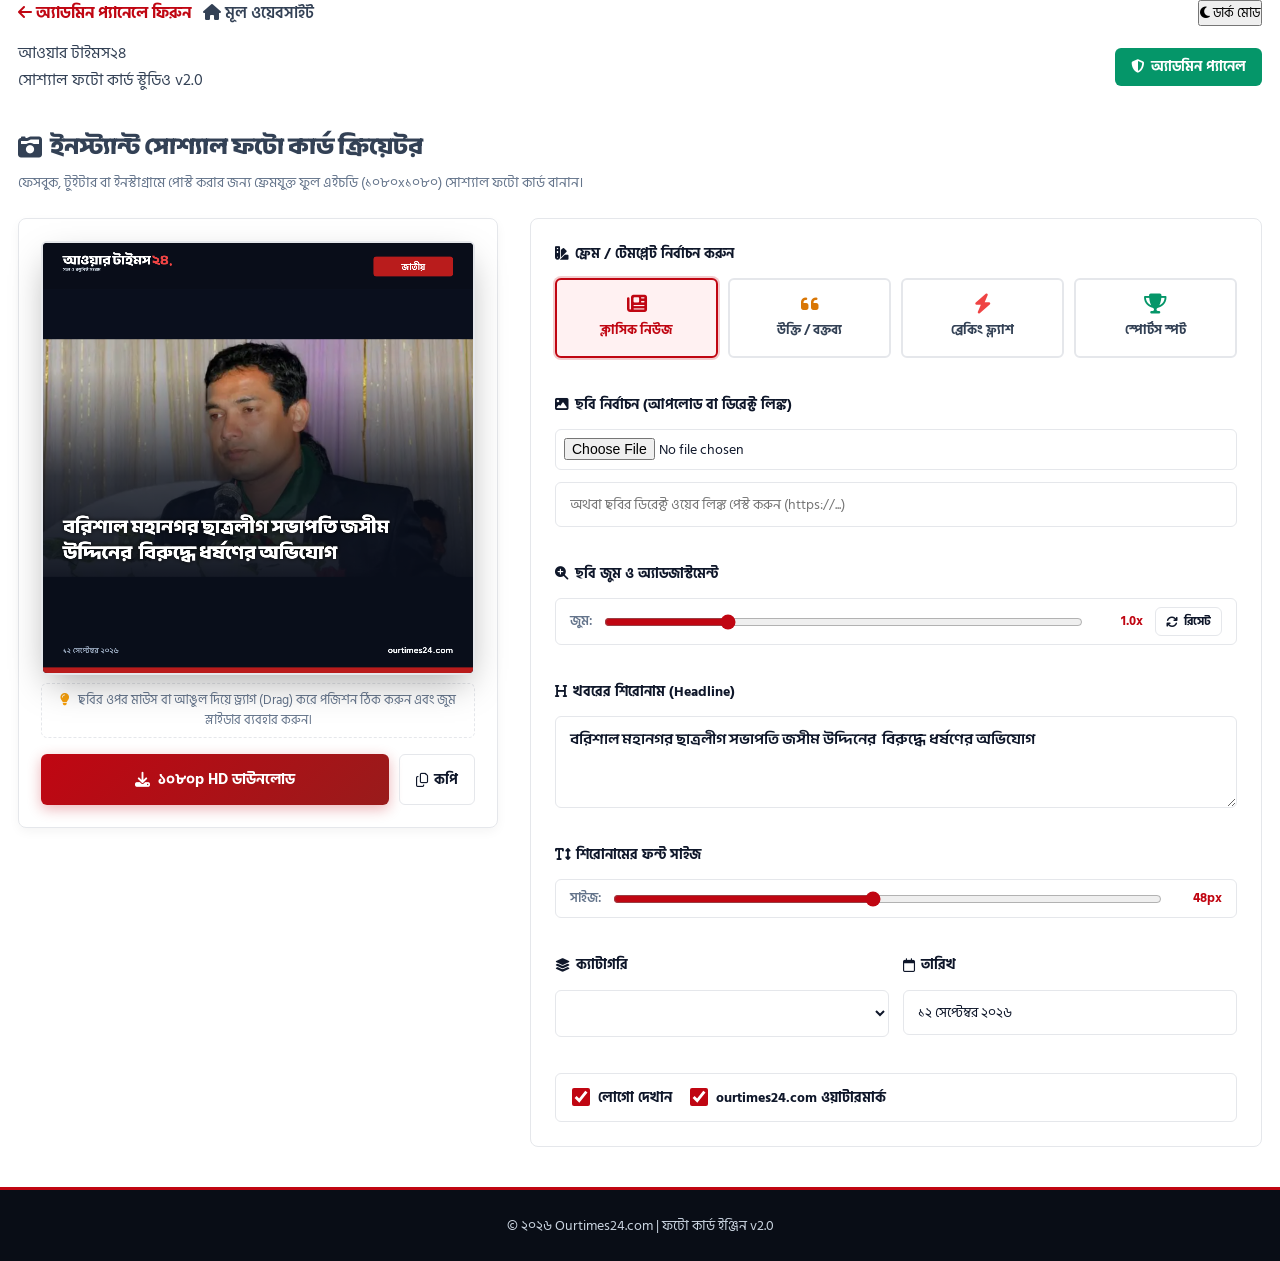
<file: photocard.html>
<!DOCTYPE html>
<html lang="bn">
<head>
    <meta charset="UTF-8">
    <meta name="viewport" content="width=device-width, initial-scale=1.0">
    <title>সোশ্যাল ফটো কার্ড স্টুডিও - Ourtimes24</title>
    <link rel="icon" type="image/x-icon" href="favicon.ico">
    <link rel="stylesheet" href="style.css?v=20260912_v7">
    <link rel="stylesheet" href="https://cdnjs.cloudflare.com/ajax/libs/font-awesome/6.5.1/css/all.min.css">
</head>
<body>

    <!-- TOPBAR -->
    <div class="topbar">
        <div class="container" style="display:flex; justify-content:space-between; align-items:center; flex-wrap:wrap; gap:10px;">
            <div class="topbar-left" style="display: flex; align-items: center; gap: 12px;">
                <a href="admin.html" class="topbar-btn" style="font-weight: 800; color:var(--primary);">
                    <i class="fa-solid fa-arrow-left"></i> অ্যাডমিন প্যানেলে ফিরুন
                </a>
                <a href="/" class="topbar-btn" style="font-weight: 600;">
                    <i class="fa-solid fa-house"></i> মূল ওয়েবসাইট
                </a>
            </div>
            <div class="theme-switch-wrapper" style="display: flex; align-items: center; gap: 10px;">
                <button class="theme-switch-btn" onclick="toggleTheme()" id="themeBtn" title="ডার্ক / লাইট মোড পরিবর্তন">
                    <i class="fa-solid fa-moon theme-switch-icon" id="themeIcon"></i>
                    <span id="themeText">ডার্ক মোড</span>
                </button>
            </div>
        </div>
    </div>

    <!-- MAIN HEADER -->
    <header class="main-header" style="padding: 14px 0;">
        <div class="container" style="display:flex; justify-content:space-between; align-items:center; flex-wrap:wrap; gap:12px;">
            <div class="brand-logo-left">
                <a href="photocard.html">
                    <div class="brand-logo-bn">আওয়ার টাইমস<span>২৪</span></div>
                    <div class="brand-tagline-bn">সোশ্যাল ফটো কার্ড স্টুডিও v2.0</div>
                </a>
            </div>
            <div style="display: flex; align-items: center; gap: 10px;">
                <a href="admin.html" class="btn-epaper-topbar" style="background:#059669; color:white; border:none; padding:8px 16px; font-size:13.5px; border-radius:var(--radius-sm); font-weight:700; text-decoration:none; display:inline-flex; align-items:center; gap:6px;">
                    <i class="fa-solid fa-shield-halved"></i> অ্যাডমিন প্যানেল
                </a>
            </div>
        </div>
    </header>

    <!-- STUDIO MAIN CONTAINER -->
    <main class="container">
        
        <div style="margin: 20px 0 14px; display: flex; justify-content: space-between; align-items: center; flex-wrap: wrap; gap: 10px;">
            <div>
                <h1 style="font-size: 24px; font-weight: 800; font-family: var(--font-heading); display: flex; align-items: center; gap: 8px;">
                    <i class="fa-solid fa-camera-retro text-primary"></i> ইনস্ট্যান্ট সোশ্যাল ফটো কার্ড ক্রিয়েটর
                </h1>
                <p style="color: var(--text-muted); font-size: 14px; margin-top: 4px;">
                    ফেসবুক, টুইটার বা ইনস্টাগ্রামে পোস্ট করার জন্য ফ্রেমযুক্ত ফুল এইচডি (১০৮০x১০৮০) সোশ্যাল ফটো কার্ড বানান।
                </p>
            </div>
        </div>

        <div class="photocard-studio">
            
            <!-- LEFT: REAL-TIME CANVAS PREVIEW -->
            <div class="studio-canvas-panel">
                <div class="canvas-wrapper">
                    <canvas id="photoCardCanvas" width="1080" height="1080"></canvas>
                </div>
                
                <div class="photocard-hint-box">
                    <i class="fa-solid fa-lightbulb" style="color: #f59e0b; margin-right: 6px;"></i> ছবির ওপর মাউস বা আঙুল দিয়ে ড্র্যাগ (Drag) করে পজিশন ঠিক করুন এবং জুম স্লাইডার ব্যবহার করুন।
                </div>

                <div class="card-actions-row">
                    <button type="button" class="btn-download-card" onclick="downloadPhotoCard()">
                        <i class="fa-solid fa-download"></i> ১০৮০p HD ডাউনলোড
                    </button>
                    <button type="button" class="tool-btn" onclick="copyCanvasImageToClipboard()" title="ক্লিপবোর্ডে কপি করুন">
                        <i class="fa-regular fa-copy"></i> কপি
                    </button>
                </div>
            </div>

            <!-- RIGHT: CONTROLS & TEMPLATES -->
            <div class="studio-controls-panel">
                
                <!-- 1. Template Selector -->
                <div class="control-group">
                    <label class="control-label"><i class="fa-solid fa-swatchbook text-primary"></i> ফ্রেম / টেমপ্লেট নির্বাচন করুন</label>
                    <div class="template-picker-grid">
                        <div class="template-card active" onclick="setTemplate('classic')" id="tpl-classic">
                            <i class="fa-solid fa-newspaper" style="font-size: 20px; margin-bottom: 6px; color:var(--primary);"></i>
                            <div style="font-size: 13px; font-weight: 700;">ক্লাসিক নিউজ</div>
                        </div>
                        <div class="template-card" onclick="setTemplate('quote')" id="tpl-quote">
                            <i class="fa-solid fa-quote-left" style="font-size: 20px; margin-bottom: 6px; color:#d97706;"></i>
                            <div style="font-size: 13px; font-weight: 700;">উক্তি / বক্তব্য</div>
                        </div>
                        <div class="template-card" onclick="setTemplate('breaking')" id="tpl-breaking">
                            <i class="fa-solid fa-bolt" style="font-size: 20px; margin-bottom: 6px; color:#ef4444;"></i>
                            <div style="font-size: 13px; font-weight: 700;">ব্রেকিং ফ্ল্যাশ</div>
                        </div>
                        <div class="template-card" onclick="setTemplate('sports')" id="tpl-sports">
                            <i class="fa-solid fa-trophy" style="font-size: 20px; margin-bottom: 6px; color:#059669;"></i>
                            <div style="font-size: 13px; font-weight: 700;">স্পোর্টস স্পট</div>
                        </div>
                    </div>
                </div>

                <!-- 2. Image Source: Upload or Direct URL -->
                <div class="control-group">
                    <label class="control-label"><i class="fa-solid fa-image text-primary"></i> ছবি নির্বাচন (আপলোড বা ডিরেক্ট লিঙ্ক)</label>
                    <input type="file" id="imageInput" accept="image/*" class="control-input" onchange="handleImageUpload(event)" style="padding: 8px;">
                    <div style="margin-top: 6px;">
                        <input type="url" id="imageUrlInput" class="control-input" placeholder="অথবা ছবির ডিরেক্ট ওয়েব লিঙ্ক পেস্ট করুন (https://...)" oninput="handleImageUrlChange(this.value)">
                    </div>
                </div>

                <!-- Image Zoom Slider -->
                <div class="control-group">
                    <label class="control-label"><i class="fa-solid fa-magnifying-glass-plus text-primary"></i> ছবি জুম ও অ্যাডজাস্টমেন্ট</label>
                    <div class="slider-control-row">
                        <span style="font-size: 13px; font-weight: 600; color: var(--text-muted);">জুম:</span>
                        <input type="range" id="zoomSlider" min="0.5" max="2.5" step="0.05" value="1.0" oninput="updateImageZoom(this.value)">
                        <span id="zoomVal" class="slider-badge">1.0x</span>
                        <button type="button" class="tool-btn" onclick="resetImagePosition()" title="পজিশন রিসেট" style="padding: 4px 10px; font-size: 12px;">
                            <i class="fa-solid fa-arrows-rotate"></i> রিসেট
                        </button>
                    </div>
                </div>

                <!-- 3. Headline Input -->
                <div class="control-group">
                    <label class="control-label"><i class="fa-solid fa-heading text-primary"></i> খবরের শিরোনাম (Headline)</label>
                    <textarea class="control-textarea" id="cardHeadline" rows="3" placeholder="খবরের আকর্ষণীয় শিরোনাম লিখুন..." oninput="renderCanvas()"></textarea>
                </div>

                <!-- Font Size Slider -->
                <div class="control-group">
                    <label class="control-label"><i class="fa-solid fa-text-height text-primary"></i> শিরোনামের ফন্ট সাইজ</label>
                    <div class="slider-control-row">
                        <span style="font-size: 13px; font-weight: 600; color: var(--text-muted);">সাইজ:</span>
                        <input type="range" id="fontSizeSlider" min="30" max="68" step="2" value="48" oninput="updateFontSize(this.value)">
                        <span id="fontSizeVal" class="slider-badge">48px</span>
                    </div>
                </div>

                <!-- Dynamic Speaker Field for Quote Template -->
                <div class="control-group" id="quoteFields" style="display: none;">
                    <label class="control-label"><i class="fa-solid fa-user-tie text-primary"></i> বক্তা / ব্যক্তির নাম ও পদবি</label>
                    <input type="text" class="control-input" id="cardSpeaker" value="সৈয়দ হাফিজ মনির (সম্পাদক, Ourtimes24)" oninput="renderCanvas()">
                </div>

                <!-- 4. Category & Date -->
                <div class="photocard-form-row-2">
                    <div class="control-group">
                        <label class="control-label"><i class="fa-solid fa-layer-group text-primary"></i> ক্যাটাগরি</label>
                        <select class="control-select" id="cardCategory" onchange="renderCanvas()">
                            <option value="জাতীয়">জাতীয়</option>
                            <option value="রাজনীতি">রাজনীতি</option>
                            <option value="আন্তর্জাতিক">আন্তর্জাতিক</option>
                            <option value="অর্থ-বাণিজ্য">অর্থ-বাণিজ্য</option>
                            <option value="খেলাধুলা">খেলাধুলা</option>
                            <option value="বিনোদন">বিনোদন</option>
                            <option value="প্রযুক্তি">প্রযুক্তি</option>
                            <option value="বিশেষ প্রতিবেদন">বিশেষ প্রতিবেদন</option>
                        </select>
                    </div>

                    <div class="control-group">
                        <label class="control-label"><i class="fa-regular fa-calendar text-primary"></i> তারিখ</label>
                        <input type="text" class="control-input" id="cardDate" value="১২ সেপ্টেম্বর ২০২৬" oninput="renderCanvas()">
                    </div>
                </div>

                <!-- 5. Toggles -->
                <div class="photocard-toggles">
                    <label class="photocard-toggle-item">
                        <input type="checkbox" id="toggleLogo" checked onchange="renderCanvas()"> 
                        <span>লোগো দেখান</span>
                    </label>
                    <label class="photocard-toggle-item">
                        <input type="checkbox" id="toggleWatermark" checked onchange="renderCanvas()"> 
                        <span>ourtimes24.com ওয়াটারমার্ক</span>
                    </label>
                </div>

            </div>

        </div>

    </main>

    <!-- FOOTER -->
    <footer class="main-footer" style="margin-top: 40px; padding: 24px 0;">
        <div class="container" style="text-align: center; font-size: 14px;">
            <div>© ২০২৬ Ourtimes24.com | ফটো কার্ড ইঞ্জিন v2.0</div>
        </div>
    </footer>

    <!-- Scripts -->
    <script src="news_data.js?v=20260912_v8"></script>
    <script src="app.js?v=20260912_v8"></script>
    <script src="photocard.js?v=20260912_v8"></script>
</body>
</html>
</file>
<file: style.css>
/* ==========================================================================
   OURTIMES24 - ULTRA-PREMIUM MODERN EDITORIAL STYLESHEET (2026)
   100% Mobile Responsive + International Newsroom Architecture
   ========================================================================== */

@import url('https://fonts.googleapis.com/css2?family=Anek+Bangla:wght@400;500;600;700;800;900&family=Hind+Siliguri:wght@400;500;600;700&family=Noto+Serif+Bengali:wght@400;500;600;700;800&family=Plus+Jakarta+Sans:wght@500;600;700;800&display=swap');

:root {
    /* Editorial Crimson & Prestige Brand Palette */
    --primary: #c00612;          /* Royal News Crimson */
    --primary-dark: #8b0000;
    --primary-light: #fff1f2;
    --primary-border: #fecdd3;
    --accent: #eab308;
    
    /* Light Mode Palette - Pure Editorial Canvas */
    --bg-body: #ffffff;
    --bg-surface: #ffffff;
    --bg-card: #ffffff;
    --bg-subtle: #f8fafc;
    --bg-hover: #f1f5f9;
    
    --text-main: #0f172a;
    --text-body: #334155;
    --text-muted: #64748b;
    --text-light: #94a3b8;
    
    --border-color: #e5e7eb;
    --border-subtle: #f3f4f6;
    --border-dark: #d1d5db;

    --shadow-sm: none;
    --shadow-md: 0 4px 12px -1px rgba(0, 0, 0, 0.05);
    --shadow-lg: 0 10px 25px -4px rgba(0, 0, 0, 0.07);
    --shadow-hover: none;

    --font-heading: 'Anek Bangla', sans-serif;
    --font-body: 'Hind Siliguri', sans-serif;
    --font-serif: 'Noto Serif Bengali', serif;
    --font-en: 'Plus Jakarta Sans', sans-serif;
    
    --container-max: 1320px;
    --radius-sm: 6px;
    --radius-md: 8px;
    --radius-lg: 12px;
    --radius-pill: 9999px;
    
    --transition: all 0.2s cubic-bezier(0.4, 0, 0.2, 1);
}

/* Dark Mode Palette */
[data-theme="dark"] {
    --bg-body: #0a0e17;
    --bg-surface: #0f172a;
    --bg-card: #0f172a;
    --bg-subtle: #1e293b;
    --bg-hover: #1e293b;
    
    --text-main: #f8fafc;
    --text-body: #cbd5e1;
    --text-muted: #94a3b8;
    --text-light: #64748b;
    
    --border-color: #1e293b;
    --border-subtle: #162032;
    --border-dark: #334155;

    --primary-light: rgba(192, 6, 18, 0.15);
    --primary-border: rgba(192, 6, 18, 0.35);

    --shadow-sm: none;
    --shadow-md: none;
    --shadow-lg: none;
}

/* ==========================================================================
   RESET & GLOBAL BASE
   ========================================================================== */
*, *::before, *::after {
    margin: 0;
    padding: 0;
    box-sizing: border-box;
}

html {
    scroll-behavior: smooth;
    font-size: 16px;
    -webkit-text-size-adjust: 100%;
}

body {
    font-family: var(--font-body);
    background-color: var(--bg-body);
    color: var(--text-body);
    line-height: 1.65;
    -webkit-font-smoothing: antialiased;
    -moz-osx-font-smoothing: grayscale;
    transition: background-color 0.25s ease, color 0.25s ease;
    overflow-x: hidden;
    width: 100%;
    position: relative;
}

a {
    color: inherit;
    text-decoration: none;
    transition: color 0.18s ease;
}

a:hover {
    color: var(--primary);
}

img {
    max-width: 100%;
    height: auto;
    display: block;
}

button, input, select, textarea {
    font-family: inherit;
}

.container {
    max-width: var(--container-max);
    margin: 0 auto;
    padding: 0 18px;
    box-sizing: border-box;
}

/* Reading Progress Bar */
#readingProgressBar {
    position: fixed;
    top: 0;
    left: 0;
    height: 3.5px;
    background: linear-gradient(90deg, var(--primary) 0%, #ef4444 100%);
    width: 0%;
    z-index: 99999;
    transition: width 0.1s ease;
}

/* ==========================================================================
   1. TOP UTILITY HEADER BAR
   ========================================================================== */
.top-utility-bar {
    background: var(--bg-surface);
    border-bottom: 1px solid var(--border-color);
    font-size: 13.5px;
    padding: 8px 0;
    color: var(--text-muted);
}

.top-utility-inner {
    display: flex;
    justify-content: space-between;
    align-items: center;
}

.utility-left {
    display: flex;
    align-items: center;
    gap: 16px;
}

.live-date {
    display: flex;
    align-items: center;
    gap: 6px;
    font-weight: 600;
}

.live-date i {
    color: var(--primary);
}

.utility-location {
    display: flex;
    align-items: center;
    gap: 5px;
    font-weight: 600;
}

.utility-location i {
    color: var(--primary);
}

.utility-right {
    display: flex;
    align-items: center;
    gap: 14px;
}

.btn-utility-epaper {
    display: inline-flex;
    align-items: center;
    gap: 6px;
    font-weight: 700;
    color: var(--primary);
    padding: 4px 10px;
    border-radius: var(--radius-pill);
    background: var(--primary-light);
    border: 1px solid var(--primary-border);
    font-size: 13px;
    transition: var(--transition);
}

.btn-utility-epaper:hover {
    background: var(--primary);
    color: #ffffff;
    border-color: var(--primary);
}

.theme-toggle-btn {
    background: var(--bg-subtle);
    border: 1px solid var(--border-color);
    color: var(--text-main);
    width: 32px;
    height: 32px;
    border-radius: 50%;
    display: flex;
    align-items: center;
    justify-content: center;
    cursor: pointer;
    transition: var(--transition);
}

.theme-toggle-btn:hover {
    background: var(--primary);
    color: white;
    border-color: var(--primary);
}

.social-pill-links {
    display: flex;
    align-items: center;
    gap: 8px;
}

.social-pill-link {
    width: 28px;
    height: 28px;
    border-radius: 50%;
    background: var(--bg-subtle);
    display: flex;
    align-items: center;
    justify-content: center;
    color: var(--text-muted);
    font-size: 12.5px;
    transition: var(--transition);
}

.social-pill-link:hover {
    background: var(--primary);
    color: #ffffff;
}

/* ==========================================================================
   2. MAIN BRAND HEADER
   ========================================================================== */
.main-brand-header {
    background: var(--bg-surface);
    padding: 16px 0;
    border-bottom: 1px solid var(--border-color);
}

.brand-header-grid {
    display: flex;
    justify-content: space-between;
    align-items: center;
}

.brand-left-block {
    display: flex;
    align-items: center;
    gap: 16px;
}

.btn-mobile-drawer {
    display: none;
    background: transparent;
    border: none;
    font-size: 22px;
    color: var(--text-main);
    cursor: pointer;
    padding: 4px;
}

.brand-logo-wrap {
    display: inline-flex;
    flex-direction: column;
    text-decoration: none;
}

.logo-bangla {
    font-family: var(--font-heading);
    font-size: 38px;
    font-weight: 900;
    line-height: 1.05;
    letter-spacing: -0.5px;
    color: var(--text-main);
}

.logo-bangla span {
    color: var(--primary);
    position: relative;
}

.logo-bangla span::after {
    content: '';
    display: inline-block;
    width: 6px;
    height: 6px;
    background: var(--primary);
    border-radius: 50%;
    margin-left: 2px;
    vertical-align: super;
}

.logo-tagline {
    font-family: var(--font-serif);
    font-size: 12.5px;
    color: var(--text-muted);
    font-weight: 600;
    letter-spacing: 0.3px;
    margin-top: 3px;
    display: flex;
    align-items: center;
    gap: 6px;
}

.logo-tagline-bar {
    width: 14px;
    height: 2.5px;
    background: var(--primary);
    border-radius: 2px;
}

.brand-right-actions {
    display: flex;
    align-items: center;
    gap: 14px;
}

.search-trigger-btn {
    display: inline-flex;
    align-items: center;
    gap: 8px;
    background: var(--bg-subtle);
    border: 1px solid var(--border-color);
    padding: 9px 18px;
    border-radius: var(--radius-pill);
    color: var(--text-muted);
    font-size: 14px;
    cursor: pointer;
    transition: var(--transition);
    width: 220px;
    justify-content: space-between;
}

.search-trigger-btn:hover {
    border-color: var(--primary);
    color: var(--text-main);
    background: var(--bg-surface);
    box-shadow: 0 2px 10px rgba(0, 0, 0, 0.05);
}

.search-trigger-btn kbd {
    background: var(--bg-surface);
    border: 1px solid var(--border-color);
    border-radius: 4px;
    font-size: 11px;
    padding: 1px 5px;
    font-family: monospace;
}

.btn-photocard-quick {
    display: inline-flex;
    align-items: center;
    gap: 7px;
    background: #059669;
    color: #ffffff !important;
    font-weight: 700;
    font-size: 13.5px;
    padding: 8px 16px;
    border-radius: var(--radius-pill);
    transition: var(--transition);
    box-shadow: 0 2px 8px rgba(5, 150, 105, 0.25);
}

.btn-photocard-quick:hover {
    background: #047857;
    transform: translateY(-1px);
    box-shadow: 0 4px 12px rgba(5, 150, 105, 0.35);
}

/* ==========================================================================
   3. STICKY NAVBAR (CATEGORIES)
   ========================================================================== */
.main-nav-wrapper {
    position: sticky;
    top: 0;
    z-index: 1000;
    background-color: var(--bg-surface);
    border-bottom: 2px solid var(--primary);
    box-shadow: 0 4px 14px rgba(0, 0, 0, 0.06);
}

.nav-container-sticky-row {
    display: flex;
    align-items: center;
    position: relative;
    width: 100%;
    min-width: 0;
}

.nav-menu-scrollable {
    display: flex;
    align-items: center;
    list-style: none;
    overflow-x: auto;
    white-space: nowrap;
    scrollbar-width: none;
    width: 100%;
    min-width: 0;
    -webkit-overflow-scrolling: touch;
    padding: 0;
    margin: 0;
}

.nav-menu-scrollable::-webkit-scrollbar {
    display: none;
}

.nav-item {
    flex-shrink: 0;
}

.nav-link {
    display: block;
    padding: 10px 12px;
    font-family: var(--font-heading);
    font-size: 15.5px;
    font-weight: 700;
    color: var(--text-main);
    position: relative;
    transition: all 0.2s ease;
}

.nav-link-epaper {
    color: var(--primary) !important;
    font-weight: 800 !important;
}

.nav-link-epaper:hover {
    color: #990000 !important;
}

.nav-link::after {
    content: '';
    position: absolute;
    bottom: 0;
    left: 50%;
    transform: translateX(-50%);
    width: 0;
    height: 3px;
    background-color: var(--primary);
    transition: width 0.2s ease;
    border-radius: 3px 3px 0 0;
}

.nav-link:hover, .nav-link.active {
    color: var(--primary);
}

.nav-link:hover::after, .nav-link.active::after {
    width: 75%;
}

/* ==========================================================================
   4. BREAKING NEWS TICKER
   ========================================================================== */
.breaking-ticker {
    background: var(--bg-surface);
    border-bottom: 1px solid var(--border-color);
    padding: 8px 0;
    margin: 12px 0 20px;
    border-radius: var(--radius-sm);
    box-shadow: var(--shadow-sm);
}

.ticker-inner {
    display: flex;
    align-items: center;
    gap: 14px;
    width: 100%;
}

.ticker-badge {
    background: var(--primary);
    color: #ffffff;
    font-weight: 800;
    font-size: 13.5px;
    padding: 5px 12px;
    border-radius: var(--radius-sm);
    display: inline-flex;
    align-items: center;
    gap: 6px;
    flex-shrink: 0;
    letter-spacing: 0.3px;
    animation: pulseRed 2.5s infinite;
}

@keyframes pulseRed {
    0%, 100% { opacity: 1; }
    50% { opacity: 0.85; }
}

.ticker-content {
    flex: 1;
    overflow: hidden;
    white-space: nowrap;
    position: relative;
}

.ticker-text {
    display: inline-block;
    padding-left: 100%;
    animation: marqueeTicker 35s linear infinite;
    font-size: 15px;
    font-weight: 600;
    color: var(--text-main);
}

.ticker-text:hover {
    animation-play-state: paused;
}

@keyframes marqueeTicker {
    0% { transform: translate3d(0, 0, 0); }
    100% { transform: translate3d(-100%, 0, 0); }
}

.ticker-epaper-btn {
    background: #0f172a;
    color: #ffffff !important;
    font-weight: 700;
    font-size: 13px;
    padding: 6px 14px;
    border-radius: var(--radius-sm);
    display: inline-flex;
    align-items: center;
    gap: 6px;
    flex-shrink: 0;
    text-decoration: none !important;
    transition: var(--transition);
    border: 1px solid #1e293b;
    white-space: nowrap;
    box-shadow: 0 1px 4px rgba(0,0,0,0.15);
}

.ticker-epaper-btn i {
    color: #ef4444;
    font-size: 14px;
}

.ticker-epaper-btn:hover {
    background: var(--primary);
    border-color: var(--primary);
    color: #ffffff !important;
}

.ticker-epaper-btn:hover i {
    color: #ffffff;
}

/* ==========================================================================
   5. HERO EDITORIAL SECTION (MAGAZINE ASYMMETRIC GRID)
   ========================================================================== */
.hero-news-section {
    margin-bottom: 36px;
}

.hero-grid {
    display: grid;
    grid-template-columns: 1fr 340px;
    gap: 32px;
    align-items: start;
}

/* Flat Hero Block - Seamless Editorial Canvas */
.flat-hero-block {
    background: transparent;
    border: none;
    border-radius: 0;
    padding: 0;
    box-shadow: none;
}

/* Main Lead Story */
.lead-story-row {
    display: grid;
    grid-template-columns: 1.35fr 1fr;
    gap: 26px;
    align-items: center;
    padding-bottom: 24px;
    border-bottom: 1px solid var(--border-color);
    margin-bottom: 24px;
}

.lead-img-box {
    position: relative;
    border-radius: 6px;
    overflow: hidden;
    aspect-ratio: 16 / 10;
    background: #f1f5f9;
    display: block;
}

.lead-img-box img {
    width: 100%;
    height: 100%;
    object-fit: cover;
    transition: transform 0.4s ease;
}

.lead-story-row:hover .lead-img-box img {
    transform: scale(1.03);
}

.lead-content {
    display: flex;
    flex-direction: column;
    justify-content: center;
}

.category-tag-inline {
    align-self: flex-start;
    color: var(--primary);
    font-weight: 800;
    font-size: 13.5px;
    letter-spacing: 0.5px;
    margin-bottom: 8px;
    text-transform: uppercase;
    display: inline-flex;
    align-items: center;
    gap: 5px;
}

.category-tag-inline::before {
    content: '';
    display: inline-block;
    width: 6px;
    height: 6px;
    background: var(--primary);
    border-radius: 50%;
}

.lead-title {
    font-family: var(--font-heading);
    font-size: 28px;
    font-weight: 800;
    line-height: 1.3;
    margin-bottom: 10px;
    color: var(--text-main);
}

.lead-title a {
    color: inherit;
    transition: color 0.18s ease;
}

.lead-title a:hover {
    color: var(--primary);
}

.lead-excerpt {
    font-size: 15.5px;
    line-height: 1.68;
    color: var(--text-muted);
    display: -webkit-box;
    -webkit-line-clamp: 4;
    -webkit-box-orient: vertical;
    overflow: hidden;
    margin-bottom: 14px;
}

.lead-meta {
    font-size: 13px;
    color: var(--text-light);
    display: flex;
    align-items: center;
    gap: 12px;
    font-weight: 600;
}

/* Sub-leads Grid (3 Stories side-by-side) */
.sublead-flat-list {
    display: grid;
    grid-template-columns: repeat(3, 1fr);
    gap: 20px;
}

.sublead-list-row {
    display: flex;
    flex-direction: column;
    text-decoration: none;
    padding: 0;
    border-radius: 0;
    transition: var(--transition);
}

.sublead-list-row:hover {
    background: transparent;
    transform: none;
}

.sublead-row-img {
    aspect-ratio: 16 / 10;
    overflow: hidden;
    border-radius: 6px;
    margin-bottom: 10px;
    background: #f1f5f9;
    position: relative;
}

.sublead-row-img .category-tag {
    position: absolute;
    bottom: 8px;
    left: 8px;
    background: rgba(15, 23, 42, 0.85);
    color: #ffffff;
    font-size: 11px;
    font-weight: 700;
    padding: 2px 7px;
    border-radius: 3px;
    backdrop-filter: blur(4px);
    z-index: 2;
}

.sublead-row-img img {
    width: 100%;
    height: 100%;
    object-fit: cover;
    transition: transform 0.35s ease;
}

.sublead-list-row:hover .sublead-row-img img {
    transform: scale(1.04);
}

.sublead-row-title {
    font-family: var(--font-heading);
    font-size: 16px;
    font-weight: 700;
    line-height: 1.4;
    color: var(--text-main);
    margin-bottom: 6px;
    transition: color 0.18s ease;
}

.sublead-list-row:hover .sublead-row-title {
    color: var(--primary);
}

.sublead-row-excerpt {
    font-size: 13.5px;
    color: var(--text-muted);
    line-height: 1.5;
    display: -webkit-box;
    -webkit-line-clamp: 2;
    -webkit-box-orient: vertical;
    overflow: hidden;
}

/* ==========================================================================
   6. SIDEBAR TABS (LATEST & MOST READ WITH RANK BADGES)
   ========================================================================== */
.flat-sidebar-block {
    background: transparent;
    border: none;
    border-radius: 0;
    padding: 0 0 0 28px;
    box-shadow: none;
    border-left: 1px solid var(--border-color);
}

.sidebar-tabs {
    display: flex;
    border-bottom: 2px solid var(--border-color);
    margin-bottom: 16px;
}

.tab-btn {
    flex: 1;
    background: transparent;
    border: none;
    padding: 10px 8px;
    font-family: var(--font-heading);
    font-size: 16px;
    font-weight: 800;
    color: var(--text-muted);
    cursor: pointer;
    position: relative;
    transition: all 0.2s ease;
    display: flex;
    align-items: center;
    justify-content: center;
    gap: 6px;
}

.tab-btn.active {
    color: var(--primary);
}

.tab-btn.active::after {
    content: '';
    position: absolute;
    bottom: -2px;
    left: 0;
    right: 0;
    height: 2px;
    background-color: var(--primary);
}

.tab-panel {
    display: none;
}

.tab-panel.active {
    display: block;
}

.ranked-news-list {
    list-style: none;
    padding: 0;
    margin: 0;
    display: flex;
    flex-direction: column;
    gap: 12px;
}

.ranked-item {
    border-bottom: 1px solid var(--border-subtle);
    padding-bottom: 12px;
}

.ranked-item:last-child {
    border-bottom: none;
    padding-bottom: 0;
}

.ranked-item-link {
    display: grid;
    grid-template-columns: 80px 1fr;
    gap: 12px;
    align-items: center;
    text-decoration: none;
}

.rank-thumb-wrapper {
    position: relative;
    aspect-ratio: 16 / 11;
    border-radius: var(--radius-sm);
    overflow: hidden;
    background: #e2e8f0;
}

.rank-thumb-wrapper img {
    width: 100%;
    height: 100%;
    object-fit: cover;
    transition: transform 0.3s ease;
}

.ranked-item-link:hover .rank-thumb-wrapper img {
    transform: scale(1.08);
}

.rank-badge-overlay {
    position: absolute;
    top: 4px;
    left: 4px;
    width: 20px;
    height: 20px;
    background: var(--primary);
    color: #ffffff;
    font-family: var(--font-heading);
    font-size: 11.5px;
    font-weight: 900;
    border-radius: 4px;
    display: flex;
    align-items: center;
    justify-content: center;
    box-shadow: 0 2px 4px rgba(0,0,0,0.3);
}

.rank-badge-overlay.rank-fire {
    background: linear-gradient(135deg, #ef4444 0%, #f97316 100%);
}

.rank-content {
    display: flex;
    flex-direction: column;
}

.rank-title {
    font-family: var(--font-heading);
    font-size: 14.5px;
    font-weight: 700;
    line-height: 1.35;
    color: var(--text-main);
    margin-bottom: 4px;
    display: -webkit-box;
    -webkit-line-clamp: 2;
    -webkit-box-orient: vertical;
    overflow: hidden;
    transition: color 0.15s ease;
}

.ranked-item-link:hover .rank-title {
    color: var(--primary);
}

.rank-meta {
    font-size: 12px;
    color: var(--text-light);
    display: flex;
    align-items: center;
    gap: 6px;
}

/* ==========================================================================
   7. SECTION HEADERS WITH CRIMSON ACCENT PILL
   ========================================================================== */
.section-header {
    display: flex;
    justify-content: space-between;
    align-items: center;
    margin-bottom: 18px;
    padding-bottom: 8px;
    border-bottom: 2px solid var(--border-color);
}

.section-title {
    font-family: var(--font-heading);
    font-size: 22px;
    font-weight: 800;
    color: var(--text-main);
    display: flex;
    align-items: center;
    gap: 8px;
    position: relative;
}

.section-title::before {
    content: '';
    display: inline-block;
    width: 4.5px;
    height: 20px;
    background: var(--primary);
    border-radius: 4px;
}

.section-link {
    font-size: 14px;
    font-weight: 700;
    color: var(--primary);
    display: inline-flex;
    align-items: center;
    gap: 5px;
    transition: transform 0.2s ease;
}

.section-link:hover {
    transform: translateX(3px);
}

/* ==========================================================================
   8. SARADESH (DISTRICT NEWS) INTERACTIVE HUB
   ========================================================================== */
.saradesh-wrapper {
    background: transparent;
    border: none;
    border-radius: 0;
    padding: 0;
    margin: 40px 0;
    box-shadow: none;
}

.division-filter-bar {
    display: flex;
    align-items: center;
    gap: 8px;
    overflow-x: auto;
    white-space: nowrap;
    padding-bottom: 12px;
    margin-bottom: 18px;
    border-bottom: 1px solid var(--border-subtle);
    scrollbar-width: none;
}

.division-filter-bar::-webkit-scrollbar {
    display: none;
}

.div-chip {
    background: var(--bg-subtle);
    border: 1px solid var(--border-color);
    color: var(--text-main);
    font-size: 13.5px;
    font-weight: 700;
    padding: 6px 14px;
    border-radius: var(--radius-pill);
    cursor: pointer;
    transition: var(--transition);
    white-space: nowrap;
}

.div-chip:hover {
    background: var(--bg-hover);
    border-color: var(--primary);
    color: var(--primary);
}

.div-chip.active {
    background: var(--primary);
    color: #ffffff;
    border-color: var(--primary);
}

.saradesh-split-container {
    display: grid;
    grid-template-columns: 1.15fr 1fr;
    gap: 22px;
    align-items: start;
}

.saradesh-left-lead {
    display: flex;
    flex-direction: column;
}

.saradesh-left-img-box {
    aspect-ratio: 16 / 10;
    border-radius: var(--radius-sm);
    overflow: hidden;
    margin-bottom: 12px;
    background: #e2e8f0;
    display: block;
}

.saradesh-left-img-box img {
    width: 100%;
    height: 100%;
    object-fit: cover;
    transition: transform 0.35s ease;
}

.saradesh-left-lead:hover .saradesh-left-img-box img {
    transform: scale(1.04);
}

.saradesh-left-title {
    font-family: var(--font-heading);
    font-size: 22px;
    font-weight: 800;
    line-height: 1.35;
    margin-bottom: 8px;
    color: var(--text-main);
}

.saradesh-left-title a {
    color: inherit;
    transition: color 0.15s ease;
}

.saradesh-left-title a:hover {
    color: var(--primary);
}

.saradesh-left-excerpt {
    font-size: 14.5px;
    color: var(--text-muted);
    line-height: 1.55;
    display: -webkit-box;
    -webkit-line-clamp: 3;
    -webkit-box-orient: vertical;
    overflow: hidden;
    margin-bottom: 10px;
}

.saradesh-left-meta {
    font-size: 12.5px;
    color: var(--text-light);
    display: flex;
    align-items: center;
    gap: 8px;
}

.saradesh-right-grid {
    display: grid;
    grid-template-columns: 1fr 1fr;
    gap: 16px;
}

/* ==========================================================================
   9. STANDARD NEWS CARDS & GRIDS (4-COLUMN & 2-COLUMN)
   ========================================================================== */
.news-grid-4 {
    display: grid;
    grid-template-columns: repeat(4, 1fr);
    gap: 20px;
}

.news-grid-2 {
    display: grid;
    grid-template-columns: repeat(2, 1fr);
    gap: 18px;
}

.news-card-std {
    background: transparent;
    border: none;
    border-radius: 0;
    overflow: visible;
    display: flex;
    flex-direction: column;
    box-shadow: none;
    transition: none;
}

.news-card-std:hover {
    transform: none;
    box-shadow: none;
    border-color: transparent;
}

.news-card-img {
    position: relative;
    aspect-ratio: 16 / 10;
    overflow: hidden;
    border-radius: 6px;
    background: #f1f5f9;
    display: block;
}

.news-card-img img {
    width: 100%;
    height: 100%;
    object-fit: cover;
    transition: transform 0.35s ease;
}

.news-card-std:hover .news-card-img img {
    transform: scale(1.04);
}

.category-tag {
    position: absolute;
    bottom: 8px;
    left: 8px;
    background: rgba(15, 23, 42, 0.85);
    color: #ffffff;
    font-size: 11px;
    font-weight: 700;
    padding: 2px 7px;
    border-radius: 3px;
    letter-spacing: 0.3px;
    backdrop-filter: blur(4px);
    z-index: 2;
}

.news-card-body {
    padding: 0;
    margin-top: 10px;
    display: flex;
    flex-direction: column;
    flex: 1;
}

.news-card-title {
    font-family: var(--font-heading);
    font-size: 16px;
    font-weight: 700;
    line-height: 1.42;
    color: var(--text-main);
    display: -webkit-box;
    -webkit-line-clamp: 3;
    -webkit-box-orient: vertical;
    overflow: hidden;
}

.news-card-title a {
    color: inherit;
    transition: color 0.18s ease;
}

.news-card-std:hover .news-card-title a {
    color: var(--primary);
}

.news-card-meta {
    font-size: 12px;
    color: var(--text-light);
    margin-top: 6px;
    display: flex;
    align-items: center;
    gap: 6px;
}

/* ==========================================================================
   10. MULTIMEDIA & VIDEO THEATER (PRESTIGE DARK MODE)
   ========================================================================== */
.multimedia-section {
    background: #0f172a;
    border-radius: var(--radius-md);
    padding: 28px 24px;
    margin: 40px 0;
    color: #ffffff;
    box-shadow: var(--shadow-lg);
}

.multimedia-section .section-header {
    border-bottom-color: rgba(255, 255, 255, 0.12);
}

.multimedia-section .section-title {
    color: #ffffff;
}

.multimedia-grid {
    display: grid;
    grid-template-columns: 1.4fr 1fr 1fr;
    gap: 18px;
}

.video-card-main {
    position: relative;
    border-radius: var(--radius-sm);
    overflow: hidden;
    aspect-ratio: 16 / 10;
    cursor: pointer;
    background: #1e293b;
}

.video-card-main img {
    width: 100%;
    height: 100%;
    object-fit: cover;
    opacity: 0.85;
    transition: transform 0.35s ease, opacity 0.35s ease;
}

.video-card-main:hover img {
    transform: scale(1.05);
    opacity: 0.95;
}

.play-icon-badge {
    position: absolute;
    top: 50%;
    left: 50%;
    transform: translate(-50%, -50%);
    width: 48px;
    height: 48px;
    background: rgba(192, 6, 18, 0.9);
    color: #ffffff;
    border-radius: 50%;
    display: flex;
    align-items: center;
    justify-content: center;
    font-size: 18px;
    box-shadow: 0 4px 16px rgba(0,0,0,0.5);
    transition: var(--transition);
}

.video-card-main:hover .play-icon-badge {
    background: var(--primary);
    transform: translate(-50%, -50%) scale(1.15);
}

.video-overlay-title {
    position: absolute;
    bottom: 0;
    left: 0;
    right: 0;
    padding: 24px 14px 12px;
    background: linear-gradient(to top, rgba(0,0,0,0.85) 0%, transparent 100%);
    font-family: var(--font-heading);
    font-size: 15px;
    font-weight: 700;
    line-height: 1.35;
    color: #ffffff;
}

/* ==========================================================================
   11. PROMO BANNER (PHOTO CARD STUDIO & E-PAPER)
   ========================================================================== */
.photocard-promo-card {
    background: linear-gradient(135deg, #064e3b 0%, #065f46 50%, #047857 100%);
    color: #ffffff;
    border-radius: var(--radius-md);
    padding: 28px 32px;
    margin: 36px 0;
    display: flex;
    justify-content: space-between;
    align-items: center;
    gap: 24px;
    box-shadow: var(--shadow-md);
    position: relative;
    overflow: hidden;
}

.photocard-promo-card::before {
    content: '';
    position: absolute;
    top: -50px;
    right: -50px;
    width: 160px;
    height: 160px;
    background: rgba(255, 255, 255, 0.08);
    border-radius: 50%;
}

.promo-badge {
    display: inline-flex;
    align-items: center;
    gap: 6px;
    background: rgba(255, 255, 255, 0.2);
    padding: 4px 12px;
    border-radius: var(--radius-pill);
    font-size: 12.5px;
    font-weight: 700;
    margin-bottom: 10px;
}

.photocard-promo-card h3 {
    font-family: var(--font-heading);
    font-size: 24px;
    font-weight: 800;
    margin-bottom: 6px;
}

.photocard-promo-card p {
    font-size: 14.5px;
    opacity: 0.92;
    margin-bottom: 18px;
    max-width: 580px;
}

.btn-promo-action {
    display: inline-flex;
    align-items: center;
    gap: 8px;
    background: #ffffff;
    color: #065f46 !important;
    font-weight: 800;
    font-size: 14.5px;
    padding: 10px 22px;
    border-radius: var(--radius-pill);
    transition: var(--transition);
    box-shadow: 0 4px 12px rgba(0,0,0,0.15);
}

.btn-promo-action:hover {
    background: #f0fdf4;
    transform: translateY(-2px);
    box-shadow: 0 6px 18px rgba(0,0,0,0.25);
}

.promo-visual img {
    width: 90px;
    height: 90px;
    object-fit: contain;
    filter: drop-shadow(0 6px 12px rgba(0,0,0,0.25));
}

/* ==========================================================================
   12. MOBILE APP BOTTOM NAVIGATION BAR (FIXED ON PHONES)
   ========================================================================== */
.mobile-bottom-nav {
    display: none;
    position: fixed;
    bottom: 0;
    left: 0;
    right: 0;
    height: 60px;
    background: var(--bg-surface);
    border-top: 1px solid var(--border-color);
    z-index: 9999;
    box-shadow: 0 -4px 16px rgba(0, 0, 0, 0.08);
}

.bottom-nav-item {
    flex: 1;
    display: flex;
    flex-direction: column;
    align-items: center;
    justify-content: center;
    color: var(--text-muted);
    font-size: 11px;
    font-weight: 700;
    gap: 3px;
    text-decoration: none;
    border: none;
    background: transparent;
    cursor: pointer;
    transition: var(--transition);
}

.bottom-nav-item i {
    font-size: 18px;
}

.bottom-nav-item.active, .bottom-nav-item:hover {
    color: var(--primary);
}

.bottom-nav-item span {
    font-size: 11px;
    white-space: nowrap;
    letter-spacing: -0.2px;
}

@media (max-width: 360px) {
    .bottom-nav-item span {
        font-size: 10px;
    }
}

/* ==========================================================================
   13. INSTANT LIVE SEARCH MODAL
   ========================================================================== */
.search-modal-overlay {
    display: none;
    position: fixed;
    inset: 0;
    background: rgba(15, 23, 42, 0.85);
    backdrop-filter: blur(8px);
    z-index: 999999;
    align-items: flex-start;
    justify-content: center;
    padding: 60px 16px 20px;
}

.search-modal-box {
    background: var(--bg-card);
    border-radius: var(--radius-md);
    width: 100%;
    max-width: 680px;
    box-shadow: 0 25px 50px -12px rgba(0,0,0,0.5);
    border: 1px solid var(--border-color);
    overflow: hidden;
    display: flex;
    flex-direction: column;
    max-height: 80vh;
}

.search-input-wrapper {
    display: flex;
    align-items: center;
    padding: 16px 20px;
    border-bottom: 1px solid var(--border-color);
    background: var(--bg-subtle);
    gap: 12px;
}

.search-input-wrapper i {
    color: var(--primary);
    font-size: 20px;
}

.search-input-wrapper input {
    flex: 1;
    border: none;
    background: transparent;
    outline: none;
    font-size: 17px;
    font-weight: 600;
    color: var(--text-main);
}

.search-close-btn {
    background: var(--bg-card);
    border: 1px solid var(--border-color);
    width: 32px;
    height: 32px;
    border-radius: 50%;
    display: flex;
    align-items: center;
    justify-content: center;
    font-size: 14px;
    cursor: pointer;
    color: var(--text-muted);
}

.search-close-btn:hover {
    background: var(--primary);
    color: #ffffff;
    border-color: var(--primary);
}

.search-results-list {
    overflow-y: auto;
    padding: 12px 16px;
    display: flex;
    flex-direction: column;
    gap: 8px;
}

.search-result-item {
    display: flex;
    align-items: center;
    gap: 12px;
    padding: 10px;
    border-radius: var(--radius-sm);
    text-decoration: none;
    transition: var(--transition);
    border-bottom: 1px solid var(--border-subtle);
}

.search-result-item:hover {
    background: var(--bg-hover);
}

.search-result-thumb {
    width: 65px;
    height: 48px;
    object-fit: cover;
    border-radius: 4px;
    flex-shrink: 0;
}

.search-result-title {
    font-size: 14.5px;
    font-weight: 700;
    color: var(--text-main);
    line-height: 1.35;
}

.search-result-meta {
    font-size: 12px;
    color: var(--text-muted);
    margin-top: 3px;
    display: flex;
    gap: 8px;
}

/* ==========================================================================
   14. OFFCANVAS DRAWER MENU
   ========================================================================== */
.offcanvas-backdrop {
    display: none;
    position: fixed;
    inset: 0;
    background: rgba(0, 0, 0, 0.6);
    backdrop-filter: blur(4px);
    z-index: 99990;
}

.offcanvas-backdrop.active {
    display: block;
}

.offcanvas-drawer {
    position: fixed;
    top: 0;
    left: -320px;
    width: 300px;
    height: 100%;
    background: var(--bg-card);
    z-index: 99995;
    box-shadow: 4px 0 24px rgba(0, 0, 0, 0.25);
    transition: left 0.3s cubic-bezier(0.4, 0, 0.2, 1);
    display: flex;
    flex-direction: column;
    padding: 20px;
    overflow-y: auto;
}

.offcanvas-drawer.active {
    left: 0;
}

.drawer-header {
    display: flex;
    justify-content: space-between;
    align-items: center;
    padding-bottom: 14px;
    border-bottom: 1px solid var(--border-color);
    margin-bottom: 16px;
}

.drawer-nav-list {
    list-style: none;
    padding: 0;
    margin: 0;
    display: flex;
    flex-direction: column;
    gap: 4px;
}

.drawer-nav-link {
    display: flex;
    align-items: center;
    gap: 12px;
    padding: 10px 12px;
    font-family: var(--font-heading);
    font-size: 16px;
    font-weight: 700;
    color: var(--text-main);
    border-radius: var(--radius-sm);
    transition: var(--transition);
}

.drawer-nav-link:hover {
    background: var(--bg-hover);
    color: var(--primary);
}

/* ==========================================================================
   15. FOOTER
   ========================================================================== */
.main-footer {
    background: #090d16;
    color: #cbd5e1;
    border-top: 3px solid var(--primary);
    padding: 48px 0 24px;
    margin-top: 50px;
}

.footer-grid {
    display: grid;
    grid-template-columns: 1.2fr 1fr;
    gap: 48px;
    margin-bottom: 36px;
}

.footer-brand h2 {
    font-family: var(--font-heading);
    font-size: 32px;
    font-weight: 900;
    color: #ffffff;
    margin-bottom: 8px;
}

.footer-brand h2 span {
    color: var(--primary);
}

.footer-brand p {
    font-size: 14.5px;
    color: #94a3b8;
    line-height: 1.6;
    margin-bottom: 16px;
}

.footer-col-title {
    font-family: var(--font-heading);
    font-size: 18px;
    font-weight: 800;
    color: #ffffff;
    margin-bottom: 16px;
    border-left: 3px solid var(--primary);
    padding-left: 10px;
    display: flex;
    align-items: center;
    gap: 8px;
}

.footer-latest-list {
    list-style: none;
    padding: 0;
    margin: 0;
    display: flex;
    flex-direction: column;
    gap: 12px;
}

.footer-latest-item {
    border-bottom: 1px solid rgba(255, 255, 255, 0.08);
    padding-bottom: 10px;
}

.footer-latest-item:last-child {
    border-bottom: none;
    padding-bottom: 0;
}

.footer-latest-link {
    display: flex;
    flex-direction: column;
    gap: 4px;
    color: #cbd5e1;
    text-decoration: none;
    transition: var(--transition);
}

.footer-latest-link:hover {
    color: #ffffff;
}

.footer-latest-link:hover .footer-latest-title {
    color: #fca5a5;
}

.footer-latest-top {
    display: flex;
    align-items: center;
    gap: 8px;
    font-size: 12px;
}

.footer-latest-badge {
    color: #ffffff;
    background: rgba(192, 6, 18, 0.7);
    padding: 1px 7px;
    border-radius: 3px;
    font-size: 11px;
    font-weight: 700;
}

.footer-latest-time {
    color: #94a3b8;
    font-size: 11.5px;
    display: inline-flex;
    align-items: center;
    gap: 4px;
}

.footer-latest-title {
    font-family: var(--font-heading);
    font-size: 14.5px;
    font-weight: 600;
    line-height: 1.35;
    color: #f1f5f9;
    display: -webkit-box;
    -webkit-line-clamp: 2;
    -webkit-box-orient: vertical;
    overflow: hidden;
    transition: color 0.15s ease;
}

.footer-view-all-link {
    display: inline-flex;
    align-items: center;
    gap: 6px;
    font-size: 13.5px;
    font-weight: 700;
    color: #fca5a5;
    transition: transform 0.2s ease;
}

.footer-view-all-link:hover {
    color: #ffffff;
    transform: translateX(4px);
}

.footer-links {
    list-style: none;
    padding: 0;
    margin: 0;
    display: flex;
    flex-direction: column;
    gap: 10px;
}

.footer-links a {
    color: #94a3b8;
    font-size: 14.5px;
    transition: color 0.15s ease;
}

.footer-links a:hover {
    color: #ffffff;
    padding-left: 4px;
}

.footer-contact-block {
    display: flex;
    flex-direction: column;
    gap: 12px;
    font-size: 14px;
    color: #94a3b8;
    line-height: 1.7;
}

.footer-contact-item {
    display: flex;
    gap: 12px;
    align-items: flex-start;
}

.footer-contact-icon {
    color: var(--primary);
    font-size: 15px;
    margin-top: 3px;
    flex-shrink: 0;
}

.footer-contact-text {
    flex: 1;
}

.footer-contact-text strong {
    color: #f1f5f9;
}

.footer-contact-text a {
    color: #cbd5e1;
    text-decoration: none;
    transition: color 0.15s ease;
}

.footer-contact-text a:hover {
    color: var(--primary);
}

.footer-bottom {
    border-top: 1px solid rgba(255, 255, 255, 0.1);
    padding-top: 20px;
    text-align: center;
    font-size: 13.5px;
    color: #64748b;
}

/* ==========================================================================
   16. MOBILE VIEW OPTIMIZATIONS (PHONE VIEW MEDIA QUERIES <= 768px)
   ========================================================================== */
@media (max-width: 768px) {
    html, body {
        width: 100% !important;
        max-width: 100vw !important;
        overflow-x: hidden !important;
        padding-bottom: 0 !important;
    }

    .container {
        padding: 0 12px !important;
        width: 100% !important;
        max-width: 100vw !important;
        box-sizing: border-box !important;
    }

    .main-nav-wrapper {
        width: 100% !important;
        max-width: 100vw !important;
        overflow-x: hidden !important;
    }

    .top-utility-bar {
        display: none; /* Clean uncluttered mobile header */
    }

    /* 1. User Preference: Hide Hamburger & Search Buttons on Phone Header */
    .btn-mobile-drawer {
        display: none !important;
    }

    .brand-right-actions {
        display: none !important;
    }

    .search-trigger-btn {
        display: none !important;
    }

    .btn-photocard-quick {
        display: none;
    }

    /* 2. User Preference: Remove Mobile Bottom Nav */
    .mobile-bottom-nav {
        display: none !important;
    }

    body {
        padding-bottom: 0 !important;
    }

    /* 3. User Preference: Logo in the Middle on Phones */
    .brand-header-grid {
        display: flex !important;
        justify-content: center !important;
        align-items: center !important;
        width: 100% !important;
        padding: 12px 0 !important;
    }

    .brand-left-block {
        display: flex !important;
        justify-content: center !important;
        align-items: center !important;
        width: 100% !important;
        text-align: center !important;
        margin: 0 auto !important;
    }

    .brand-logo-wrap {
        margin: 0 auto !important;
        text-align: center !important;
        display: flex !important;
        flex-direction: column !important;
        align-items: center !important;
        justify-content: center !important;
        white-space: nowrap !important;
        text-decoration: none !important;
    }

    .logo-bangla {
        font-size: 26px !important;
        line-height: 1.15 !important;
        white-space: nowrap !important;
        text-align: center !important;
    }

    .logo-tagline {
        display: flex !important;
        justify-content: center !important;
        align-items: center !important;
        text-align: center !important;
        font-size: 11.5px !important;
        color: var(--text-muted) !important;
        margin-top: 3px !important;
        gap: 5px !important;
        white-space: nowrap !important;
    }

    .logo-tagline-bar {
        width: 12px !important;
        height: 2px !important;
    }

    .mobile-header-epaper-btn {
        display: none !important;
    }

    /* Compact Categories on Phones (User Request: ektu chapaia dew) */
    .nav-link {
        padding: 8px 8px !important;
        font-size: 13.5px !important;
        white-space: nowrap !important;
    }

    /* Ticker on Phones */
    .ticker-inner {
        gap: 6px !important;
    }

    .ticker-badge {
        font-size: 11.5px !important;
        padding: 4px 8px !important;
        gap: 4px !important;
    }

    .ticker-epaper-btn {
        font-size: 11.5px !important;
        padding: 4px 8px !important;
        gap: 4px !important;
    }

    .ticker-epaper-btn i {
        font-size: 12px !important;
    }

    /* Hero & Article Grid on Phones */
    .hero-grid,
    .article-grid,
    .category-grid {
        grid-template-columns: 1fr !important;
        gap: 24px !important;
        width: 100% !important;
        overflow-x: hidden;
    }

    .article-editorial-sheet {
        width: 100% !important;
        max-width: 100% !important;
        overflow-x: hidden;
    }

    .article-headline {
        font-size: 24px !important;
        line-height: 1.34 !important;
        margin-bottom: 12px !important;
        word-break: break-word;
    }

    .article-subtitle {
        font-size: 15.5px !important;
        line-height: 1.5 !important;
        margin-bottom: 14px !important;
    }

    .article-meta-bar {
        flex-direction: column !important;
        align-items: flex-start !important;
        gap: 12px !important;
        padding: 10px 0 !important;
        margin-bottom: 16px !important;
    }

    .article-actions-bar {
        width: 100% !important;
        display: flex !important;
        flex-wrap: wrap !important;
        gap: 8px !important;
    }

    .article-actions-bar .tool-btn {
        padding: 6px 10px !important;
        font-size: 12.5px !important;
    }

    .article-body-content {
        font-size: 17px !important;
        line-height: 1.8 !important;
        word-break: break-word;
        overflow-wrap: break-word;
    }

    .article-body-content img,
    .article-body-content figure,
    .article-body-content iframe,
    .article-feature-image-box img {
        max-width: 100% !important;
        height: auto !important;
    }

    /* Flat Sidebar on Phones - drops cleanly underneath the article */
    .flat-sidebar-block {
        border-left: none !important;
        padding-left: 0 !important;
        margin-top: 28px !important;
        border-top: 2px solid var(--border-color) !important;
        padding-top: 24px !important;
        position: static !important;
        width: 100% !important;
    }

    .flat-hero-block {
        padding: 14px;
    }

    .lead-story-row {
        grid-template-columns: 1fr;
        gap: 14px;
        padding-bottom: 16px;
        margin-bottom: 16px;
    }

    .lead-title {
        font-size: 21px;
        line-height: 1.35;
    }

    .sublead-flat-list {
        grid-template-columns: 1fr;
        gap: 12px;
    }

    .sublead-list-row {
        display: grid;
        grid-template-columns: 95px 1fr;
        gap: 12px;
        padding: 6px 0;
        border-bottom: 1px solid var(--border-subtle);
    }

    .sublead-row-img {
        margin-bottom: 0;
        aspect-ratio: 16 / 11;
    }

    .sublead-row-title {
        font-size: 15px;
        margin-bottom: 2px;
    }

    .sublead-row-excerpt {
        display: none; /* compact card on phone */
    }

    /* Saradesh on Phones */
    .saradesh-wrapper {
        padding: 14px;
    }

    .saradesh-split-container {
        grid-template-columns: 1fr;
        gap: 14px;
    }

    .saradesh-left-title {
        font-size: 18px;
    }

    .saradesh-right-grid {
        grid-template-columns: 1fr;
        gap: 12px;
    }

    /* Standard Cards on Phones (Compact touch-friendly row) */
    .news-grid-4, .news-grid-2 {
        grid-template-columns: 1fr;
        gap: 12px;
    }

    .news-card-std {
        display: grid;
        grid-template-columns: 100px 1fr;
        gap: 12px;
        border-radius: var(--radius-sm);
    }

    .news-card-img {
        aspect-ratio: 16 / 11;
    }

    /* Phone View: Remove category badge from top of images */
    .category-tag {
        display: none !important;
    }

    .news-card-body {
        padding: 8px 10px 8px 0;
        justify-content: center;
    }

    .news-card-title {
        font-size: 14.5px;
        line-height: 1.35;
    }

    /* Multimedia on Phones */
    .multimedia-grid {
        grid-template-columns: 1fr;
        gap: 12px;
    }

    .photocard-promo-card {
        flex-direction: column;
        align-items: flex-start;
        padding: 20px;
    }

    .promo-visual {
        display: none;
    }

    /* Footer on Phones */
    .footer-grid {
        grid-template-columns: 1fr;
        gap: 28px;
    }

    /* Mobile Bottom Bar disabled */
    .mobile-bottom-nav {
        display: none !important;
    }
}

/* ==========================================================================
   17. TABLET OPTIMIZATIONS (769px to 1024px)
   ========================================================================== */
@media (min-width: 769px) and (max-width: 1024px) {
    .hero-grid {
        grid-template-columns: 1fr;
    }
    .sublead-flat-list {
        grid-template-columns: repeat(3, 1fr);
    }
    .news-grid-4 {
        grid-template-columns: repeat(2, 1fr);
    }
    .footer-grid {
        grid-template-columns: 1fr 1fr;
    }
}

/* ==========================================================================
   18. ARTICLE DETAILS PAGE STYLING
   ========================================================================== */
.article-editorial-sheet {
    background: transparent;
    border: none;
    border-radius: 0;
    padding: 0;
    box-shadow: none;
}

.article-header-wrap {
    margin: 12px 0 16px;
}

.article-category-badge {
    background: var(--primary);
    color: #ffffff;
    font-size: 13.5px;
    font-weight: 800;
    padding: 4px 12px;
    border-radius: 4px;
    display: inline-block;
    margin-bottom: 12px;
}

.article-headline {
    font-family: var(--font-heading);
    font-size: 34px;
    font-weight: 900;
    line-height: 1.28;
    color: var(--text-main);
    margin-bottom: 14px;
}

.article-subtitle {
    font-size: 18px;
    color: var(--text-muted);
    line-height: 1.5;
    margin-bottom: 18px;
    font-weight: 500;
}

.article-meta-bar {
    display: flex;
    justify-content: space-between;
    align-items: center;
    flex-wrap: wrap;
    gap: 12px;
    padding: 14px 0;
    border-top: 1px solid var(--border-color);
    border-bottom: 1px solid var(--border-color);
    margin-bottom: 24px;
    font-size: 14px;
    color: var(--text-muted);
}

.article-author-info {
    display: flex;
    align-items: center;
    gap: 10px;
}

.article-author-avatar {
    width: 42px;
    height: 42px;
    border-radius: 50%;
    object-fit: cover;
}

.article-actions-bar {
    display: flex;
    align-items: center;
    gap: 10px;
}

.tool-btn {
    background: var(--bg-subtle);
    border: 1px solid var(--border-color);
    padding: 6px 12px;
    border-radius: 6px;
    font-size: 13.5px;
    font-weight: 700;
    color: var(--text-main);
    cursor: pointer;
    display: inline-flex;
    align-items: center;
    gap: 6px;
    transition: var(--transition);
}

.tool-btn:hover {
    background: var(--primary);
    color: #ffffff;
    border-color: var(--primary);
}

.article-feature-image-box {
    margin-bottom: 24px;
    border-radius: 8px;
    overflow: hidden;
    background: #f1f5f9;
}

.article-feature-image-box img {
    width: 100%;
    max-height: 520px;
    object-fit: cover;
    display: block;
}

.article-caption {
    font-size: 13.5px;
    color: var(--text-muted);
    padding: 10px 14px;
    background: var(--bg-subtle);
    border-top: 1px solid var(--border-subtle);
}

.article-body-content {
    font-family: var(--font-body);
    font-size: 18.5px;
    line-height: 1.88;
    color: var(--text-main);
    word-break: break-word;
}

.article-body-content p {
    margin-bottom: 22px;
}

.article-body-content blockquote {
    margin: 24px 0;
    padding: 14px 20px;
    border-left: 4px solid var(--primary);
    background: var(--bg-subtle);
    font-size: 19px;
    font-style: italic;
    color: var(--text-main);
    border-radius: 0 6px 6px 0;
}

.article-body-content strong {
    color: var(--text-main);
    font-weight: 700;
}

/* ==========================================================================
   19. ADMIN PANEL & MODALS
   ========================================================================== */
.admin-layout {
    display: grid;
    grid-template-columns: 260px 1fr;
    gap: 24px;
    margin-top: 24px;
}

.admin-sidebar {
    background: var(--bg-card);
    border: 1px solid var(--border-color);
    border-radius: var(--radius-md);
    padding: 20px;
    height: fit-content;
}

.admin-nav-item {
    padding: 12px 14px;
    border-radius: 6px;
    cursor: pointer;
    font-weight: 700;
    margin-bottom: 6px;
    display: flex;
    align-items: center;
    gap: 10px;
    color: var(--text-main);
    transition: var(--transition);
}

.admin-nav-item:hover {
    background: var(--bg-hover);
    color: var(--primary);
}

.admin-nav-item.active {
    background: var(--primary-light);
    color: var(--primary);
    border-left: 4px solid var(--primary);
}

.control-group {
    margin-bottom: 18px;
}

.control-label {
    display: block;
    font-weight: 700;
    font-size: 14.5px;
    margin-bottom: 7px;
    color: var(--text-main);
}

.control-input, .control-select, .control-textarea {
    width: 100%;
    padding: 11px 14px;
    font-size: 15px;
    border: 1px solid var(--border-color);
    border-radius: 6px;
    background-color: var(--bg-surface);
    color: var(--text-main);
    outline: none;
    transition: border-color 0.2s, box-shadow 0.2s;
}

.control-input:focus, .control-select:focus, .control-textarea:focus {
    border-color: var(--primary);
    box-shadow: 0 0 0 3px rgba(192, 6, 18, 0.12);
}

.image-upload-zone {
    border: 2px dashed #cbd5e1;
    border-radius: 8px;
    padding: 28px 20px;
    text-align: center;
    background: #f8fafc;
    cursor: pointer;
    transition: var(--transition);
}

.image-upload-zone:hover, .image-upload-zone.dragover {
    border-color: var(--primary);
    background: #fff5f5;
}

/* ==========================================================================
   20. ADMIN NEWSROOM DASHBOARD (RESPONSIVE & TOUCH-OPTIMIZED)
   ========================================================================== */
.admin-top-navbar {
    background: var(--bg-surface);
    border-bottom: 1px solid var(--border-color);
    box-shadow: 0 2px 10px rgba(0, 0, 0, 0.04);
    padding: 12px 0;
    position: sticky;
    top: 0;
    z-index: 1000;
}

.admin-navbar-inner {
    display: flex;
    justify-content: space-between;
    align-items: center;
    gap: 16px;
    flex-wrap: wrap;
}

.admin-brand-link {
    display: flex;
    align-items: center;
    gap: 12px;
    text-decoration: none;
    color: inherit;
}

.admin-brand-logo-img {
    height: 42px;
    width: auto;
    object-fit: contain;
    border-radius: 4px;
}

.admin-brand-name {
    font-family: var(--font-heading);
    font-size: 22px;
    font-weight: 900;
    color: var(--text-main);
    line-height: 1.1;
    display: flex;
    align-items: center;
    gap: 8px;
}

.admin-badge-portal {
    font-size: 11px;
    background: rgba(192, 6, 18, 0.1);
    color: var(--primary);
    border: 1px solid rgba(192, 6, 18, 0.25);
    padding: 2px 8px;
    border-radius: 20px;
    font-weight: 800;
    font-family: var(--font-body);
}

.admin-brand-tagline {
    font-size: 11.5px;
    color: var(--text-muted);
    font-weight: 600;
    margin-top: 2px;
}

.admin-header-actions {
    display: flex;
    align-items: center;
    gap: 10px;
    flex-wrap: wrap;
}

.admin-user-pill {
    display: flex;
    align-items: center;
    gap: 10px;
    background: var(--bg-subtle);
    padding: 5px 14px;
    border-radius: 50px;
    border: 1px solid var(--border-color);
}

.admin-user-avatar-circle {
    width: 32px;
    height: 32px;
    border-radius: 50%;
    background: var(--primary-light);
    color: var(--primary);
    display: flex;
    align-items: center;
    justify-content: center;
    font-size: 15px;
    border: 1px solid var(--primary-border);
    overflow: hidden;
    flex-shrink: 0;
}

.admin-user-avatar-circle img {
    width: 100%;
    height: 100%;
    object-fit: cover;
    border-radius: 50%;
    display: block;
}

.admin-user-details {
    display: flex;
    flex-direction: column;
}

.admin-user-name {
    font-size: 13.5px;
    font-weight: 800;
    color: var(--text-main);
    line-height: 1.2;
}

.admin-user-role-label {
    font-size: 10.5px;
    color: #ffffff;
    background: var(--primary);
    padding: 1px 7px;
    border-radius: 4px;
    font-weight: 800;
    display: inline-block;
    margin-top: 2px;
}

.admin-action-btn {
    display: inline-flex;
    align-items: center;
    gap: 6px;
    padding: 7px 13px;
    border-radius: var(--radius-sm);
    font-size: 13px;
    font-weight: 700;
    cursor: pointer;
    text-decoration: none;
    transition: var(--transition);
    border: 1px solid var(--border-color);
}

.admin-action-btn.btn-visit-site {
    background: var(--bg-surface);
    color: var(--primary);
    border-color: var(--primary-border);
}

.admin-action-btn.btn-visit-site:hover {
    background: var(--primary);
    color: #ffffff;
}

.admin-action-btn.btn-theme-toggle {
    background: var(--bg-subtle);
    color: var(--text-main);
    width: 36px;
    height: 36px;
    padding: 0;
    justify-content: center;
    border-radius: 50%;
}

.admin-action-btn.btn-theme-toggle:hover {
    background: var(--primary);
    color: #ffffff;
    border-color: var(--primary);
}

.admin-action-btn.btn-admin-logout {
    background: #ef4444;
    color: #ffffff;
    border-color: #dc2626;
}

.admin-action-btn.btn-admin-logout:hover {
    background: #dc2626;
}

@media (max-width: 768px) {
    .admin-navbar-inner {
        flex-direction: column;
        align-items: stretch;
        gap: 12px;
    }
    .admin-header-actions {
        justify-content: space-between;
        width: 100%;
    }
}

.admin-layout {
    display: grid;
    grid-template-columns: 260px 1fr;
    gap: 24px;
    margin-top: 24px;
    align-items: start;
}

.admin-sidebar {
    background: var(--bg-surface);
    border: 1px solid var(--border-color);
    border-radius: var(--radius-lg);
    padding: 16px;
    position: sticky;
    top: 75px;
    box-shadow: 0 4px 12px rgba(0, 0, 0, 0.03);
}

.admin-nav-item {
    padding: 12px 14px;
    border-radius: var(--radius-sm);
    cursor: pointer;
    font-weight: 700;
    font-size: 14.5px;
    margin-bottom: 6px;
    display: flex;
    align-items: center;
    gap: 10px;
    color: var(--text-main);
    background: transparent;
    border: 1px solid transparent;
    transition: var(--transition);
    text-decoration: none;
}

.admin-nav-item:hover {
    background: var(--bg-hover);
    color: var(--primary);
}

.admin-nav-item.active {
    background: rgba(192, 6, 18, 0.08);
    color: var(--primary);
    border-color: rgba(192, 6, 18, 0.2);
}

.admin-nav-photocard {
    color: #059669 !important;
    background: #ecfdf5 !important;
    border: 1px solid #a7f3d0 !important;
    margin-top: 10px;
}

[data-theme="dark"] .admin-nav-photocard {
    background: rgba(5, 150, 105, 0.15) !important;
    border-color: rgba(5, 150, 105, 0.3) !important;
    color: #34d399 !important;
}

.admin-content-card {
    background: var(--bg-surface);
    border: 1px solid var(--border-color);
    border-radius: var(--radius-lg);
    padding: 24px;
    box-shadow: 0 4px 12px rgba(0, 0, 0, 0.03);
}

/* Admin Form Responsive Grid */
.admin-form-row-3 {
    display: grid;
    grid-template-columns: repeat(3, 1fr);
    gap: 16px;
}

.admin-form-row-2 {
    display: grid;
    grid-template-columns: 1fr 1fr;
    gap: 16px;
}

/* Toggle Option Tiles */
.admin-toggle-tiles {
    display: grid;
    grid-template-columns: 1fr 1fr;
    gap: 14px;
    margin: 20px 0;
}

.admin-toggle-tile {
    display: flex;
    align-items: center;
    gap: 12px;
    padding: 14px 16px;
    background: var(--bg-surface-alt);
    border: 1px solid var(--border-color);
    border-radius: var(--radius-sm);
    cursor: pointer;
    font-weight: 700;
    font-size: 14.5px;
    transition: var(--transition);
}

.admin-toggle-tile:hover {
    border-color: var(--primary);
}

.admin-toggle-tile input[type="checkbox"] {
    width: 20px;
    height: 20px;
    accent-color: var(--primary);
    cursor: pointer;
}

/* Live Search & Filter Bar */
.admin-filter-bar {
    display: flex;
    gap: 12px;
    margin-bottom: 18px;
    flex-wrap: wrap;
    align-items: center;
}

.admin-search-box {
    flex: 1;
    min-width: 200px;
    position: relative;
}

.admin-search-box input {
    width: 100%;
    padding: 10px 14px 10px 38px;
    border: 1px solid var(--border-color);
    border-radius: var(--radius-sm);
    font-size: 14px;
    background: var(--bg-surface);
    color: var(--text-main);
    outline: none;
}

.admin-search-box input:focus {
    border-color: var(--primary);
}

.admin-search-box i {
    position: absolute;
    left: 12px;
    top: 50%;
    transform: translateY(-50%);
    color: var(--text-muted);
}

.admin-cat-filter {
    width: 160px;
    padding: 10px 12px;
    border: 1px solid var(--border-color);
    border-radius: var(--radius-sm);
    font-size: 14px;
    background: var(--bg-surface);
    color: var(--text-main);
}

/* Admin News Cards for Mobile */
.admin-news-card-mobile {
    display: none;
}

/* Admin Pagination */
.admin-pagination {
    display: flex;
    align-items: center;
    justify-content: center;
    gap: 8px;
    margin-top: 20px;
    flex-wrap: wrap;
}

.admin-page-btn {
    padding: 8px 14px;
    border: 1px solid var(--border-color);
    background: var(--bg-surface);
    color: var(--text-main);
    border-radius: var(--radius-sm);
    font-size: 13.5px;
    font-weight: 700;
    cursor: pointer;
    transition: var(--transition);
}

.admin-page-btn:hover:not(:disabled) {
    border-color: var(--primary);
    color: var(--primary);
}

.admin-page-btn.active {
    background: var(--primary);
    color: #ffffff;
    border-color: var(--primary);
}

.admin-page-btn:disabled {
    opacity: 0.4;
    cursor: not-allowed;
}

/* Admin Breaking News Manager */
.admin-breaking-item {
    display: flex;
    justify-content: space-between;
    align-items: center;
    background: var(--bg-surface-alt);
    padding: 12px 16px;
    border-radius: var(--radius-sm);
    margin-bottom: 10px;
    border: 1px solid var(--border-color);
    gap: 14px;
    transition: var(--transition);
}

.admin-breaking-item:hover {
    border-color: var(--border-hover);
}

.admin-breaking-info {
    display: flex;
    align-items: center;
    gap: 12px;
    min-width: 0;
    flex: 1;
}

.admin-breaking-thumb {
    width: 48px;
    height: 36px;
    object-fit: cover;
    border-radius: 4px;
    flex-shrink: 0;
    border: 1px solid var(--border-color);
}

.admin-breaking-text {
    min-width: 0;
    line-height: 1.35;
}

.admin-breaking-cat {
    color: var(--primary);
    font-weight: 700;
    font-size: 13px;
    margin-right: 6px;
}

.admin-breaking-title {
    font-size: 14.5px;
    color: var(--text-main);
    font-weight: 600;
}

.admin-breaking-toggle {
    cursor: pointer;
    font-weight: 700;
    font-size: 13.5px;
    color: var(--primary);
    display: flex;
    align-items: center;
    gap: 8px;
    white-space: nowrap;
    padding: 7px 14px;
    border-radius: var(--radius-sm);
    background: var(--bg-surface);
    border: 1px solid var(--border-color);
    flex-shrink: 0;
    user-select: none;
    transition: var(--transition);
}

.admin-breaking-toggle:hover {
    background: var(--primary-bg-light);
}

/* Mobile Media Queries for Admin */
@media (max-width: 768px) {
    .admin-layout {
        grid-template-columns: 1fr;
        gap: 16px;
        margin-top: 14px;
    }

    .admin-sidebar {
        position: static;
        padding: 8px;
        display: flex;
        overflow-x: auto;
        white-space: nowrap;
        gap: 8px;
        scrollbar-width: none;
        -ms-overflow-style: none;
        border-radius: var(--radius-md);
    }

    .admin-sidebar::-webkit-scrollbar {
        display: none;
    }

    .admin-sidebar > div:first-child {
        display: none; /* Hide 'মেনু নেভিগেশন' label on mobile */
    }

    .admin-nav-item {
        flex-shrink: 0;
        padding: 9px 14px;
        font-size: 13.5px;
        margin-bottom: 0;
        border-radius: 50px;
        background: var(--bg-surface-alt);
    }

    .admin-nav-item.active {
        background: var(--primary);
        color: #ffffff;
        border-color: var(--primary);
    }

    .admin-nav-item.active i {
        color: #ffffff !important;
    }

    .admin-nav-photocard {
        margin-top: 0;
    }

    .admin-content-card {
        padding: 16px;
    }

    .admin-form-row-3, .admin-form-row-2 {
        grid-template-columns: 1fr;
        gap: 12px;
    }

    .admin-toggle-tiles {
        grid-template-columns: 1fr;
        gap: 10px;
    }

    .admin-table-desktop {
        display: none;
    }

    .admin-news-card-mobile {
        display: flex;
        flex-direction: column;
        gap: 12px;
    }

    .mobile-news-item {
        background: var(--bg-surface);
        border: 1px solid var(--border-color);
        border-radius: var(--radius-sm);
        padding: 12px;
        display: flex;
        flex-direction: column;
        gap: 10px;
        box-shadow: 0 2px 6px rgba(0, 0, 0, 0.04);
    }

    .mobile-news-top {
        display: flex;
        gap: 12px;
        align-items: flex-start;
    }

    .mobile-news-thumb {
        width: 75px;
        height: 55px;
        object-fit: cover;
        border-radius: 4px;
        flex-shrink: 0;
        border: 1px solid var(--border-color);
    }

    .mobile-news-info {
        flex: 1;
        min-width: 0;
    }

    .mobile-news-title {
        font-size: 14.5px;
        font-weight: 700;
        line-height: 1.35;
        color: var(--text-main);
        display: -webkit-box;
        -webkit-line-clamp: 2;
        -webkit-box-orient: vertical;
        overflow: hidden;
        text-decoration: none;
    }

    .mobile-news-meta {
        font-size: 12px;
        color: var(--text-muted);
        margin-top: 4px;
        display: flex;
        align-items: center;
        gap: 8px;
        flex-wrap: wrap;
    }

    .mobile-news-actions {
        display: grid;
        grid-template-columns: 1fr 1fr 1fr;
        gap: 8px;
        border-top: 1px solid var(--border-subtle);
        padding-top: 8px;
    }

    .mobile-action-btn {
        padding: 8px;
        border-radius: 4px;
        border: 1px solid var(--border-color);
        background: var(--bg-surface-alt);
        color: var(--text-main);
        font-size: 12px;
        font-weight: 700;
        display: flex;
        align-items: center;
        justify-content: center;
        gap: 5px;
        text-decoration: none;
        cursor: pointer;
    }

    .mobile-action-btn.btn-edit {
        color: var(--primary);
    }

    .mobile-action-btn.btn-photo {
        color: #059669;
    }

    .mobile-action-btn.btn-del {
        color: #dc2626;
    }

    .admin-filter-bar {
        flex-direction: column;
        align-items: stretch;
    }

    .admin-cat-filter {
        width: 100%;
    }

    .admin-breaking-item {
        flex-direction: column;
        align-items: stretch;
        gap: 10px;
        padding: 12px;
    }

    .admin-breaking-toggle {
        justify-content: center;
        width: 100%;
        padding: 9px;
    }
}

/* ==========================================================================
   21. SOCIAL PHOTO CARD STUDIO (FULL RESPONSIVE WEB + PHONE)
   ========================================================================== */
.photocard-studio {
    display: grid;
    grid-template-columns: 480px 1fr;
    gap: 32px;
    align-items: start;
    margin: 24px 0 40px;
}

.studio-canvas-panel {
    position: sticky;
    top: 20px;
    display: flex;
    flex-direction: column;
    align-items: center;
    background: var(--bg-card);
    padding: 22px;
    border-radius: var(--radius-md);
    border: 1px solid var(--border-color);
    box-shadow: var(--shadow-md);
}

.canvas-wrapper {
    width: 100%;
    max-width: 440px;
    aspect-ratio: 1 / 1;
    border-radius: var(--radius-sm);
    overflow: hidden;
    box-shadow: 0 14px 35px -8px rgba(0, 0, 0, 0.35);
    border: 2px solid var(--border-color);
    background: #0a0f1d;
    position: relative;
    margin: 0 auto;
}

#photoCardCanvas {
    width: 100% !important;
    height: 100% !important;
    display: block;
    object-fit: contain;
    touch-action: none;
    cursor: grab;
    user-select: none;
}

#photoCardCanvas:active {
    cursor: grabbing;
}

.card-actions-row {
    display: flex;
    gap: 10px;
    width: 100%;
    max-width: 440px;
    margin-top: 16px;
    justify-content: center;
}

.btn-download-card {
    flex: 1;
    display: inline-flex;
    align-items: center;
    justify-content: center;
    gap: 8px;
    background: linear-gradient(135deg, var(--primary) 0%, #991b1b 100%);
    color: #ffffff !important;
    border: none;
    padding: 13px 20px;
    border-radius: var(--radius-sm);
    font-size: 15px;
    font-weight: 800;
    cursor: pointer;
    box-shadow: 0 4px 14px rgba(192, 6, 18, 0.3);
    transition: var(--transition);
}

.btn-download-card:hover {
    transform: translateY(-2px);
    box-shadow: 0 6px 20px rgba(192, 6, 18, 0.45);
}

.tool-btn {
    display: inline-flex;
    align-items: center;
    justify-content: center;
    gap: 6px;
    background: var(--bg-surface-alt);
    border: 1px solid var(--border-color);
    color: var(--text-main);
    padding: 10px 16px;
    border-radius: var(--radius-sm);
    font-size: 14px;
    font-weight: 700;
    cursor: pointer;
    transition: var(--transition);
}

.tool-btn:hover {
    border-color: var(--primary);
    color: var(--primary);
}

.studio-controls-panel {
    background: var(--bg-card);
    padding: 24px;
    border-radius: var(--radius-md);
    border: 1px solid var(--border-color);
    box-shadow: var(--shadow-sm);
    display: flex;
    flex-direction: column;
    gap: 18px;
}

.template-picker-grid {
    display: grid;
    grid-template-columns: repeat(4, 1fr);
    gap: 10px;
}

.template-card {
    display: flex;
    flex-direction: column;
    align-items: center;
    justify-content: center;
    padding: 14px 10px;
    background: var(--bg-surface-alt);
    border: 2px solid var(--border-color);
    border-radius: var(--radius-sm);
    cursor: pointer;
    transition: var(--transition);
    text-align: center;
    user-select: none;
}

.template-card:hover {
    border-color: var(--primary);
    transform: translateY(-2px);
}

.template-card.active {
    border-color: var(--primary);
    background: var(--primary-light);
    color: var(--primary);
    font-weight: 800;
    box-shadow: 0 0 0 2px rgba(192, 6, 18, 0.2);
}

.control-group {
    display: flex;
    flex-direction: column;
    gap: 6px;
}

.control-label {
    font-size: 13.5px;
    font-weight: 700;
    color: var(--text-main);
    display: flex;
    align-items: center;
    gap: 6px;
}

.control-input, .control-select {
    width: 100%;
    padding: 10px 14px;
    border: 1px solid var(--border-color);
    border-radius: var(--radius-sm);
    background: var(--bg-surface);
    color: var(--text-main);
    font-size: 14px;
    outline: none;
    transition: var(--transition);
}

.control-textarea {
    width: 100%;
    padding: 12px 14px;
    border: 1px solid var(--border-color);
    border-radius: var(--radius-sm);
    background: var(--bg-surface);
    color: var(--text-main);
    font-size: 15px;
    font-family: var(--font-heading);
    font-weight: 600;
    line-height: 1.45;
    outline: none;
    resize: vertical;
    transition: var(--transition);
}

.control-input:focus, .control-select:focus, .control-textarea:focus {
    border-color: var(--primary);
    box-shadow: 0 0 0 3px rgba(192, 6, 18, 0.12);
}

.slider-control-row {
    display: flex;
    align-items: center;
    gap: 12px;
    background: var(--bg-surface-alt);
    padding: 8px 14px;
    border-radius: var(--radius-sm);
    border: 1px solid var(--border-color);
}

.slider-control-row input[type="range"] {
    flex: 1;
    accent-color: var(--primary);
    cursor: pointer;
}

.slider-badge {
    font-weight: 800;
    font-size: 13px;
    color: var(--primary);
    min-width: 48px;
    text-align: right;
}

.photocard-toggles {
    display: flex;
    gap: 18px;
    flex-wrap: wrap;
    background: var(--bg-surface-alt);
    padding: 12px 16px;
    border-radius: var(--radius-sm);
    border: 1px solid var(--border-color);
}

.photocard-toggle-item {
    display: flex;
    align-items: center;
    gap: 8px;
    font-size: 14px;
    font-weight: 700;
    color: var(--text-main);
    cursor: pointer;
    user-select: none;
}

.photocard-toggle-item input[type="checkbox"] {
    width: 18px;
    height: 18px;
    accent-color: var(--primary);
    cursor: pointer;
}

.photocard-hint-box {
    font-size: 12.5px;
    color: var(--text-muted);
    margin-top: 8px;
    text-align: center;
    background: var(--bg-surface-alt);
    padding: 6px 12px;
    border-radius: var(--radius-sm);
    border: 1px dashed var(--border-color);
}

.photocard-form-row-2 {
    display: grid;
    grid-template-columns: 1fr 1fr;
    gap: 14px;
}

/* Photocard Mobile Media Queries */
@media (max-width: 900px) {
    .photocard-studio {
        grid-template-columns: 1fr;
        gap: 20px;
        margin: 16px 0 30px;
    }

    .studio-canvas-panel {
        position: static;
        padding: 14px;
        width: 100%;
    }

    .canvas-wrapper {
        max-width: 100%;
    }

    .card-actions-row {
        max-width: 100%;
    }

    .studio-controls-panel {
        padding: 16px;
        gap: 14px;
    }
}

@media (max-width: 600px) {
    .template-picker-grid {
        grid-template-columns: repeat(2, 1fr);
        gap: 8px;
    }

    .template-card {
        padding: 10px 8px;
    }

    .photocard-form-row-2 {
        grid-template-columns: 1fr;
    }

    .btn-download-card {
        font-size: 14px;
        padding: 12px 14px;
    }
}

/* ==========================================================================
   22. USER & REPORTER MANAGEMENT STYLES
   ========================================================================== */
.user-stats-grid {
    display: grid;
    grid-template-columns: repeat(3, 1fr);
    gap: 16px;
    margin-bottom: 24px;
}

.user-stat-card {
    background: var(--bg-surface-alt);
    border: 1px solid var(--border-color);
    border-radius: var(--radius-sm);
    padding: 16px 20px;
    display: flex;
    align-items: center;
    gap: 14px;
}

.user-stat-icon {
    width: 46px;
    height: 46px;
    border-radius: 50%;
    display: flex;
    align-items: center;
    justify-content: center;
    font-size: 20px;
}

.user-stat-icon.admin { background: #fee2e2; color: #dc2626; }
.user-stat-icon.editor { background: #dbeafe; color: #2563eb; }
.user-stat-icon.reporter { background: #dcfce7; color: #16a34a; }

.user-stat-num {
    font-size: 22px;
    font-weight: 800;
    color: var(--text-main);
    line-height: 1.1;
}

.user-stat-label {
    font-size: 13px;
    color: var(--text-muted);
}

.user-role-badge {
    display: inline-flex;
    align-items: center;
    gap: 5px;
    padding: 3px 10px;
    border-radius: var(--radius-pill);
    font-size: 12px;
    font-weight: 700;
}

.user-role-badge.admin { background: #fee2e2; color: #991b1b; }
.user-role-badge.subeditor { background: #dbeafe; color: #1e40af; }
.user-role-badge.reporter { background: #dcfce7; color: #166534; }
.user-role-badge.correspondent { background: #fef3c7; color: #92400e; }

.user-status-pill {
    display: inline-flex;
    align-items: center;
    gap: 5px;
    padding: 2px 8px;
    border-radius: 4px;
    font-size: 11.5px;
    font-weight: 700;
}

.user-status-pill.active { background: #dcfce7; color: #15803d; }
.user-status-pill.inactive { background: #fee2e2; color: #b91c1c; }

/* Desktop User Table */
.user-table-desktop {
    width: 100%;
    border-collapse: collapse;
    margin-top: 14px;
}

.user-table-desktop th {
    background: var(--bg-surface-alt);
    padding: 12px 14px;
    font-size: 13.5px;
    font-weight: 700;
    text-align: left;
    border-bottom: 2px solid var(--border-color);
    color: var(--text-muted);
}

.user-table-desktop td {
    padding: 14px;
    border-bottom: 1px solid var(--border-color);
    font-size: 14px;
    color: var(--text-main);
    vertical-align: middle;
}

.user-table-desktop tr:hover td {
    background: var(--bg-surface-alt);
}

/* Mobile User Cards */
.user-card-mobile {
    display: none;
}

.user-item-mobile {
    background: var(--bg-surface-alt);
    border: 1px solid var(--border-color);
    border-radius: var(--radius-sm);
    padding: 14px;
    display: flex;
    flex-direction: column;
    gap: 12px;
    margin-bottom: 10px;
}

.user-mobile-top {
    display: flex;
    justify-content: space-between;
    align-items: flex-start;
}

.user-mobile-actions {
    display: grid;
    grid-template-columns: 1fr 1fr;
    gap: 8px;
    border-top: 1px solid var(--border-color);
    padding-top: 10px;
}

/* User Modal Overlay */
.user-modal-overlay {
    display: none;
    position: fixed;
    inset: 0;
    background: rgba(15, 23, 42, 0.75);
    backdrop-filter: blur(6px);
    z-index: 99999;
    align-items: center;
    justify-content: center;
    padding: 16px;
}

.user-modal-box {
    background: var(--bg-card);
    border-radius: var(--radius-md);
    width: 100%;
    max-width: 500px;
    max-height: 90vh;
    overflow-y: auto;
    padding: 24px;
    box-shadow: 0 25px 50px -12px rgba(0, 0, 0, 0.4);
    border: 1px solid var(--border-color);
}

@media (max-width: 768px) {
    .user-stats-grid {
        grid-template-columns: 1fr;
        gap: 10px;
    }
    .user-table-desktop {
        display: none;
    }
    .user-card-mobile {
        display: flex;
        flex-direction: column;
        gap: 10px;
    }
}

/* ==========================================================================
   SMART AD BANNER SLOTS (ZERO BLANK SPACE ARCHITECTURE)
   ========================================================================== */
.site-ad-wrapper {
    display: none;
    width: 100%;
    margin: 18px auto;
    text-align: center;
    position: relative;
    clear: both;
}

.site-ad-container {
    display: inline-block;
    max-width: 100%;
    position: relative;
    border-radius: var(--radius-sm);
    overflow: hidden;
}

.site-ad-label {
    display: block;
    font-size: 11px;
    font-weight: 700;
    color: var(--text-muted);
    text-transform: uppercase;
    letter-spacing: 0.6px;
    margin-bottom: 5px;
    text-align: center;
}

.site-ad-img {
    max-width: 100%;
    height: auto;
    border-radius: var(--radius-sm);
    box-shadow: 0 2px 8px rgba(0, 0, 0, 0.06);
    transition: transform 0.2s ease, opacity 0.2s ease;
    margin: 0 auto;
    display: block;
}

.site-ad-img:hover {
    transform: translateY(-2px);
    opacity: 0.95;
}

/* Header Leaderboard (728x90 / 320x50) */
.header-ad-slot {
    margin: 14px auto 8px auto;
}

/* Homepage Middle Super Banner (970x90 or 728x90) */
.homepage-middle-ad-slot {
    margin: 28px auto;
    padding: 14px 0;
    border-top: 1px dashed var(--border-color);
    border-bottom: 1px dashed var(--border-color);
}

/* Sidebar Medium Rectangle (300x250) */
.sidebar-ad-slot {
    margin: 18px 0;
    width: 100%;
    text-align: center;
}

.sidebar-ad-slot .site-ad-container {
    width: 100%;
    max-width: 320px;
    margin: 0 auto;
}

/* In-Article Content Banner (728x90 / 300x250) */
.in-article-ad-slot {
    margin: 24px auto;
    padding: 16px 0;
    border-top: 1px dashed var(--border-color);
    border-bottom: 1px dashed var(--border-color);
    text-align: center;
}

/* ==========================================================================
   ADMIN AD MANAGER STYLES
   ========================================================================== */
.admin-ad-slots-grid {
    display: flex;
    flex-direction: column;
    gap: 20px;
}

.admin-ad-card {
    background: var(--bg-surface);
    border: 1px solid var(--border-color);
    border-radius: var(--radius-md);
    padding: 20px;
    box-shadow: var(--shadow-sm);
    transition: var(--transition);
}

.admin-ad-card:hover {
    border-color: var(--primary-border);
}

.admin-ad-card-header {
    display: flex;
    justify-content: space-between;
    align-items: center;
    flex-wrap: wrap;
    gap: 12px;
    margin-bottom: 16px;
    border-bottom: 1px solid var(--border-color);
    padding-bottom: 14px;
}

.admin-ad-card-title {
    font-size: 15.5px;
    font-weight: 800;
    color: var(--text-main);
    display: flex;
    align-items: center;
    gap: 10px;
    flex-wrap: wrap;
}

.ad-size-badge {
    background: var(--primary-light);
    color: var(--primary);
    border: 1px solid var(--primary-border);
    font-size: 12px;
    font-weight: 800;
    padding: 3px 10px;
    border-radius: var(--radius-pill);
    font-family: monospace;
}

.ad-toggle-switch {
    display: inline-flex;
    align-items: center;
    gap: 8px;
    font-size: 13.5px;
    font-weight: 700;
    cursor: pointer;
    background: var(--bg-subtle);
    padding: 6px 12px;
    border-radius: var(--radius-pill);
    border: 1px solid var(--border-color);
}

.ad-form-grid {
    display: grid;
    grid-template-columns: 1fr 1fr;
    gap: 16px;
}

@media (max-width: 768px) {
    .ad-form-grid {
        grid-template-columns: 1fr;
    }
}

.ad-type-tabs {
    display: flex;
    gap: 8px;
    margin-bottom: 14px;
}

.ad-type-tab-btn {
    padding: 6px 14px;
    border: 1px solid var(--border-color);
    background: var(--bg-subtle);
    border-radius: var(--radius-sm);
    font-size: 13px;
    font-weight: 700;
    cursor: pointer;
    color: var(--text-main);
    transition: var(--transition);
}

.ad-type-tab-btn.active {
    background: var(--primary);
    color: white;
    border-color: var(--primary);
}

.ad-preview-box {
    background: var(--bg-subtle);
    border: 1px dashed var(--border-dark);
    border-radius: var(--radius-sm);
    padding: 12px;
    text-align: center;
    margin-top: 14px;
    min-height: 80px;
    display: flex;
    flex-direction: column;
    align-items: center;
    justify-content: center;
    overflow: hidden;
}

.ad-preview-box img {
    max-width: 100%;
    max-height: 120px;
    object-fit: contain;
    border-radius: 4px;
    box-shadow: 0 1px 4px rgba(0,0,0,0.1);
}

/* In-Article Embedded Images & Figures */
.in-article-image-box {
    box-sizing: border-box;
    display: block;
    clear: both;
}
.in-article-image-box img {
    max-width: 100%;
    height: auto;
    display: block;
}
.in-article-image-box figcaption {
    line-height: 1.5;
}
@media (max-width: 640px) {
    .in-article-image-box {
        float: none !important;
        max-width: 100% !important;
        margin: 20px 0 !important;
    }
}

/* ==========================================
   PREMIUM NOTIFICATION & TOAST SYSTEM
   ========================================== */
.admin-toast-container {
    position: fixed;
    top: 24px;
    right: 24px;
    z-index: 100000;
    display: flex;
    flex-direction: column;
    gap: 12px;
    max-width: 420px;
    width: calc(100% - 48px);
    pointer-events: none;
}

.admin-toast-item {
    pointer-events: auto;
    display: flex;
    align-items: flex-start;
    gap: 14px;
    padding: 16px 18px;
    background: var(--bg-card);
    border-radius: var(--radius-md);
    border: 1px solid var(--border-color);
    box-shadow: 0 20px 35px -8px rgba(0, 0, 0, 0.25), 0 0 0 1px rgba(255, 255, 255, 0.05);
    backdrop-filter: blur(12px);
    animation: toastSlideIn 0.35s cubic-bezier(0.16, 1, 0.3, 1) forwards;
    transition: all 0.25s ease;
    overflow: hidden;
    position: relative;
}

.admin-toast-item.removing {
    animation: toastSlideOut 0.3s cubic-bezier(0.16, 1, 0.3, 1) forwards;
}

@keyframes toastSlideIn {
    from {
        opacity: 0;
        transform: translateY(-16px) scale(0.95);
    }
    to {
        opacity: 1;
        transform: translateY(0) scale(1);
    }
}

@keyframes toastSlideOut {
    from {
        opacity: 1;
        transform: translateY(0) scale(1);
    }
    to {
        opacity: 0;
        transform: translateY(-12px) scale(0.95);
    }
}

.admin-toast-icon {
    width: 38px;
    height: 38px;
    border-radius: 50%;
    display: flex;
    align-items: center;
    justify-content: center;
    font-size: 18px;
    flex-shrink: 0;
}

.admin-toast-item.toast-success .admin-toast-icon {
    background: rgba(16, 185, 129, 0.15);
    color: #10b981;
    border: 1px solid rgba(16, 185, 129, 0.3);
}

.admin-toast-item.toast-error .admin-toast-icon {
    background: rgba(239, 68, 68, 0.15);
    color: #ef4444;
    border: 1px solid rgba(239, 68, 68, 0.3);
}

.admin-toast-item.toast-warning .admin-toast-icon {
    background: rgba(245, 158, 11, 0.15);
    color: #f59e0b;
    border: 1px solid rgba(245, 158, 11, 0.3);
}

.admin-toast-item.toast-info .admin-toast-icon {
    background: rgba(59, 130, 246, 0.15);
    color: #3b82f6;
    border: 1px solid rgba(59, 130, 246, 0.3);
}

.admin-toast-content {
    flex: 1;
    min-width: 0;
}

.admin-toast-title {
    font-size: 14.5px;
    font-weight: 800;
    color: var(--text-main);
    margin-bottom: 3px;
    display: flex;
    align-items: center;
    gap: 6px;
}

.admin-toast-message {
    font-size: 13px;
    color: var(--text-muted);
    line-height: 1.45;
}

.admin-toast-close {
    background: none;
    border: none;
    color: var(--text-muted);
    cursor: pointer;
    font-size: 14px;
    padding: 4px;
    display: flex;
    align-items: center;
    justify-content: center;
    border-radius: 4px;
    transition: all 0.15s ease;
}

.admin-toast-close:hover {
    color: var(--text-main);
    background: var(--bg-surface);
}

/* News Publish Success Modal */
.publish-success-card {
    text-align: center;
    padding: 14px 6px;
}

.publish-success-icon-wrap {
    width: 76px;
    height: 76px;
    border-radius: 50%;
    background: linear-gradient(135deg, rgba(16, 185, 129, 0.2), rgba(16, 185, 129, 0.05));
    border: 2px solid #10b981;
    color: #10b981;
    display: flex;
    align-items: center;
    justify-content: center;
    font-size: 36px;
    margin: 0 auto 18px;
    animation: successPulse 2s infinite;
}

@keyframes successPulse {
    0%, 100% {
        box-shadow: 0 0 0 0 rgba(16, 185, 129, 0.4);
    }
    50% {
        box-shadow: 0 0 0 14px rgba(16, 185, 129, 0);
    }
}

/* ==========================================================================
   20. MOBILE HEADER E-PAPER BUTTON
   ========================================================================== */
.mobile-header-epaper-btn {
    display: none;
    align-items: center;
    gap: 6px;
    font-size: 14px;
    font-weight: 800;
    color: var(--primary);
    background: transparent;
    border: none;
    box-shadow: none;
    padding: 4px 6px;
    text-decoration: none;
    transition: var(--transition);
    white-space: nowrap;
}

.mobile-header-epaper-btn i {
    color: var(--primary);
    font-size: 16px;
}

.mobile-header-epaper-btn:hover {
    color: #990000;
    text-decoration: underline;
}

/* ==========================================================================
   21. DIGITAL E-PAPER SYSTEM (DESKTOP & MOBILE RESPONSIVE)
   ========================================================================== */
.top-header-bar {
    background: #ffffff;
    border-bottom: 1px solid var(--border-color);
    padding: 10px 0;
}

.top-header-inner {
    display: flex;
    justify-content: space-between;
    align-items: center;
}

.top-brand-logo {
    text-decoration: none;
    color: var(--text-main);
    display: flex;
    flex-direction: column;
}

.top-logo-bn {
    font-family: var(--font-heading);
    font-size: 28px;
    font-weight: 900;
    line-height: 1.15;
    color: var(--text-main);
}

.top-logo-bn span {
    color: var(--primary);
}

.top-logo-tagline-bottom {
    font-size: 11.5px;
    color: var(--text-muted);
    font-weight: 600;
}

.top-epaper-btn {
    display: inline-flex;
    align-items: center;
    gap: 6px;
    font-size: 13.5px;
    font-weight: 700;
    padding: 7px 14px;
    border-radius: 6px;
    background: var(--bg-subtle);
    border: 1px solid var(--border-color);
    color: var(--text-main);
    text-decoration: none;
    transition: var(--transition);
}

.top-epaper-btn:hover {
    background: var(--primary);
    color: #ffffff;
    border-color: var(--primary);
}

/* E-Paper Interactive Toolbar */
.epaper-toolbar {
    background: #0f172a;
    color: #ffffff;
    padding: 10px 0;
    position: sticky;
    top: 0;
    z-index: 100;
    box-shadow: 0 4px 14px rgba(0, 0, 0, 0.2);
}

.epaper-toolbar .container {
    display: flex;
    justify-content: space-between;
    align-items: center;
    flex-wrap: wrap;
    gap: 12px;
}

@media (min-width: 769px) {
    .epaper-tool-row-top,
    .epaper-tool-row-bottom {
        display: contents;
    }
}

.epaper-toolbar label {
    color: #cbd5e1;
}

.epaper-toolbar .control-input,
.epaper-toolbar .control-select {
    background: #1e293b;
    border: 1px solid #334155;
    color: #ffffff;
    border-radius: 4px;
}

.epaper-toolbar .tool-btn {
    background: #1e293b;
    border: 1px solid #334155;
    color: #ffffff;
}

.epaper-toolbar .tool-btn:hover {
    background: var(--primary);
    border-color: var(--primary);
    color: #ffffff;
}

/* Newspaper Canvas & Sheet */
.epaper-viewer-wrapper {
    background: #1e293b;
    padding: 28px 12px 60px;
    min-height: 80vh;
    display: flex;
    flex-direction: column;
    align-items: center;
    position: relative;
    overflow-x: auto;
    touch-action: pan-x pan-y pinch-zoom;
    -webkit-overflow-scrolling: touch;
}

.newspaper-sheet {
    background: #fdfdfa;
    color: #111827;
    width: 100%;
    max-width: 980px;
    min-height: 1200px;
    box-shadow: 0 10px 36px rgba(0, 0, 0, 0.3);
    border: 1px solid #d4d4d8;
    border-radius: 2px;
    padding: 28px 32px;
    position: relative;
    transform-origin: top center;
    transition: transform 0.2s ease;
    box-sizing: border-box;
    outline: 1px solid #e4e4e7;
    outline-offset: -6px;
}

.epaper-masthead {
    border-top: 2px solid #111827;
    border-bottom: 3px double #111827;
    padding: 14px 0 10px;
    margin-bottom: 12px;
    text-align: center;
}

.epaper-brand-title {
    display: flex;
    flex-direction: column;
    justify-content: center;
    align-items: center;
}

.epaper-masthead-logo {
    font-family: var(--font-heading);
    font-size: 46px;
    font-weight: 900;
    color: #111827;
    line-height: 1;
    letter-spacing: -0.5px;
}

.epaper-masthead-logo span {
    color: var(--primary);
}

.epaper-masthead-tagline {
    font-family: var(--font-heading);
    font-size: 13.5px;
    font-weight: 700;
    color: #4b5563;
    margin-top: 4px;
    letter-spacing: 0.5px;
}

.epaper-folio-bar {
    border-bottom: 2px solid #111827;
    padding-bottom: 5px;
    margin-bottom: 14px;
    display: flex;
    justify-content: space-between;
    align-items: center;
    font-family: var(--font-heading);
    font-size: 12.5px;
    font-weight: 800;
    color: #b91c1c;
}

.epaper-folio-bar .folio-edition {
    color: #111827;
    font-weight: 700;
}

.epaper-page-grid {
    display: grid;
    grid-template-columns: 2.2fr 1.2fr;
    gap: 20px;
}

.epaper-lead-block {
    border-right: 1px solid #d4d4d8;
    padding-right: 18px;
}

.epaper-side-col-wrap {
    display: flex;
    flex-direction: column;
    gap: 14px;
}

.epaper-side-item:not(:last-child) {
    border-bottom: 1px solid #e5e7eb;
    padding-bottom: 12px;
}

.epaper-split-grid {
    display: grid;
    grid-template-columns: 1.5fr 1.5fr;
    gap: 20px;
}

.epaper-split-grid.editorial {
    grid-template-columns: 2fr 1.2fr;
}

.epaper-split-side {
    border-left: 1px solid #d4d4d8;
    padding-left: 16px;
}

.epaper-cards-grid {
    display: grid;
    grid-template-columns: repeat(4, 1fr);
    gap: 0;
    border-top: 2px solid #111827;
    padding-top: 14px;
    margin-top: 18px;
}

.epaper-cards-grid .epaper-story-block {
    border-right: 1px solid #e5e7eb;
    padding: 0 12px;
}

.epaper-cards-grid .epaper-story-block:last-child {
    border-right: none;
}

.epaper-story-block {
    border: 1px solid transparent;
    cursor: pointer;
    position: relative;
    transition: background 0.15s ease;
    background: transparent;
}

.epaper-story-block:hover {
    background: rgba(192, 6, 18, 0.04);
}

.epaper-kicker {
    font-family: var(--font-heading);
    font-size: 12px;
    font-weight: 800;
    color: var(--primary);
    margin-bottom: 4px;
    display: inline-block;
}

.epaper-story-headline {
    color: #111827;
    line-height: 1.32;
    margin-bottom: 6px;
}

.epaper-lead-head {
    font-family: var(--font-serif);
    font-size: 26px;
    font-weight: 800;
    line-height: 1.3;
}

.epaper-sub-head {
    font-family: var(--font-serif);
    font-size: 17px;
    font-weight: 800;
    line-height: 1.32;
}

.epaper-col-head {
    font-family: var(--font-serif);
    font-size: 14.5px;
    font-weight: 700;
    line-height: 1.32;
}

.epaper-photo-frame {
    margin-bottom: 8px;
}

.epaper-photo-frame img {
    width: 100%;
    border: 1px solid #e5e7eb;
    border-radius: 2px;
    display: block;
}

.epaper-caption {
    font-size: 11px;
    color: #64748b;
    font-style: italic;
    padding-top: 3px;
    display: block;
    border-bottom: 1px solid #f1f5f9;
}

.epaper-story-body {
    font-family: var(--font-body);
    font-size: 13.5px;
    line-height: 1.68;
    color: #262626;
    text-align: justify;
    text-justify: inter-word;
}

.epaper-dateline {
    font-weight: 800;
    color: #111827;
}

/* Thumbnail Drawer */
.epaper-thumbnail-drawer {
    background: #ffffff;
    border-top: 1px solid var(--border-color);
    padding: 14px 0;
    position: sticky;
    bottom: 0;
    z-index: 90;
    box-shadow: 0 -4px 14px rgba(0, 0, 0, 0.06);
}

.thumbnail-slider {
    display: flex;
    gap: 12px;
    overflow-x: auto;
    padding-bottom: 6px;
}

.page-thumb-card {
    border: 1px solid var(--border-color);
    background: #f8fafc;
    padding: 6px 10px;
    min-width: 110px;
    text-align: center;
    cursor: pointer;
    flex-shrink: 0;
    border-radius: 6px;
    transition: var(--transition);
}

.page-thumb-card.active, .page-thumb-card:hover {
    border-color: var(--primary);
    background: var(--primary-light);
    color: var(--primary);
}

.thumb-preview-box {
    width: 100%;
    aspect-ratio: 3 / 4;
    background: #ffffff;
    border: 1px solid #cbd5e1;
    border-radius: 4px;
    margin-bottom: 6px;
    display: flex;
    align-items: center;
    justify-content: center;
    font-size: 20px;
    font-weight: 800;
    color: #64748b;
}

/* News Clipping Modal */
.clipping-modal {
    position: fixed;
    top: 0;
    left: 0;
    right: 0;
    bottom: 0;
    background: rgba(0, 0, 0, 0.75);
    backdrop-filter: blur(4px);
    display: none;
    align-items: center;
    justify-content: center;
    z-index: 99999;
    padding: 16px;
}

.clipping-modal.active {
    display: flex;
}

.clipping-modal-content {
    background: #ffffff;
    width: 100%;
    max-width: 700px;
    max-height: 90vh;
    overflow-y: auto;
    border-radius: 8px;
    border: 1px solid var(--border-color);
    box-shadow: 0 20px 40px rgba(0,0,0,0.3);
    display: flex;
    flex-direction: column;
}

.clipping-header {
    display: flex;
    justify-content: space-between;
    align-items: center;
    padding: 14px 18px;
    border-bottom: 1px solid var(--border-color);
    background: #f8fafc;
}

.clipping-body {
    padding: 20px;
}

.clipping-preview-frame {
    background: #ffffff;
    border: 2px solid #111827;
    padding: 20px;
    box-shadow: 4px 4px 0px rgba(0,0,0,0.15);
}

/* Responsive E-Paper on Phones */
@media (max-width: 768px) {
    /* E-Paper Top Header on Phones */
    .top-header-bar {
        padding: 8px 0;
    }

    .top-header-inner {
        flex-direction: row;
        justify-content: space-between;
        align-items: center;
        gap: 8px;
    }

    .top-brand-logo .top-logo-bn {
        font-size: 22px !important;
    }

    .top-logo-tagline-bottom {
        font-size: 10.5px !important;
    }

    .top-epaper-btn {
        padding: 5px 10px !important;
        font-size: 12px !important;
    }

    /* E-Paper Toolbar on Phones: Sleek 2-Row Compact Bar */
    .epaper-toolbar {
        position: sticky;
        top: 0;
        z-index: 100;
        padding: 8px 0;
    }

    .epaper-toolbar .container {
        display: flex;
        flex-direction: column;
        align-items: stretch;
        gap: 8px;
        padding: 0 10px;
    }

    .epaper-tool-row-top {
        display: flex;
        justify-content: space-between;
        align-items: center;
        gap: 8px;
        width: 100%;
    }

    .epaper-tool-row-bottom {
        display: flex;
        justify-content: space-between;
        align-items: center;
        gap: 6px;
        width: 100%;
    }

    .epaper-toolbar .tool-zoom-btn,
    .d-none-mobile {
        display: none !important; /* Hide desktop zoom buttons and desktop text on touch mobile */
    }

    .epaper-toolbar .tool-btn {
        padding: 5px 8px;
        font-size: 12px;
        border-radius: 4px;
        white-space: nowrap;
    }

    .epaper-toolbar .control-input,
    .epaper-toolbar .control-select {
        padding: 4px 6px;
        font-size: 12px;
        max-width: 125px;
    }

    /* E-Paper Viewer & Sheet: Realistic Newsprint on Phones */
    .epaper-viewer-wrapper {
        background: #e2e8f0 !important;
        padding: 8px 4px 24px !important;
        min-height: auto !important;
        overflow-x: hidden !important;
        width: 100% !important;
        box-sizing: border-box !important;
    }

    .newspaper-sheet {
        padding: 12px 10px !important;
        min-height: auto !important;
        border-radius: 2px !important;
        border: 1px solid #d4d4d8 !important;
        box-shadow: 0 2px 12px rgba(0, 0, 0, 0.08) !important;
        width: 100% !important;
        max-width: 100% !important;
        box-sizing: border-box !important;
        outline-offset: -3px !important;
    }

    /* Authentic Masthead on Mobile */
    .epaper-masthead {
        border-top: 2px solid #111827 !important;
        border-bottom: 3px double #111827 !important;
        padding: 10px 0 8px !important;
        margin-bottom: 10px !important;
    }

    .epaper-masthead-logo {
        font-size: 29px !important;
    }

    .epaper-masthead-tagline {
        font-size: 11.5px !important;
        margin-top: 2px !important;
    }

    .epaper-folio-bar {
        font-size: 11.5px !important;
        padding-bottom: 4px !important;
        margin-bottom: 10px !important;
    }

    /* Authentic Newspaper Grid Layout on Phones */
    .epaper-page-grid {
        display: block !important;
    }

    .epaper-lead-block {
        border-right: none !important;
        padding-right: 0 !important;
        border-bottom: 2px solid #111827 !important;
        padding-bottom: 14px !important;
        margin-bottom: 14px !important;
    }

    .epaper-lead-head {
        font-size: 20px !important;
        line-height: 1.34 !important;
    }

    .epaper-photo-frame img {
        height: 190px !important;
        object-fit: cover !important;
    }

    /* Side stories in 2 columns with vertical dividing hairline rule on mobile */
    .epaper-side-col-wrap {
        display: grid !important;
        grid-template-columns: 1fr 1fr !important;
        gap: 12px !important;
        border-bottom: 2px solid #111827 !important;
        padding-bottom: 14px !important;
        margin-bottom: 14px !important;
    }

    .epaper-side-col-wrap > div:first-child {
        border-right: 1px solid #d4d4d8 !important;
        padding-right: 10px !important;
        border-bottom: none !important;
        padding-bottom: 0 !important;
    }

    /* Split grids (Pages 2, 3, 4, 5) on mobile */
    .epaper-split-grid {
        display: grid !important;
        grid-template-columns: 1fr 1fr !important;
        gap: 12px !important;
        border-bottom: 2px solid #111827 !important;
        padding-bottom: 14px !important;
        margin-bottom: 14px !important;
    }

    .epaper-split-grid > div:first-child {
        border-right: 1px solid #d4d4d8 !important;
        padding-right: 10px !important;
    }

    .epaper-split-side {
        border-left: none !important;
        padding-left: 0 !important;
        border-top: none !important;
        padding-top: 0 !important;
    }

    /* Multi-story Cards in 2x2 grid on mobile with vertical divider */
    .epaper-cards-grid {
        display: grid !important;
        grid-template-columns: 1fr 1fr !important;
        gap: 12px !important;
        border-top: none !important;
        margin-top: 0 !important;
        padding-top: 0 !important;
    }

    .epaper-cards-grid .epaper-story-block {
        border-right: none !important;
        padding: 0 !important;
        border-bottom: 1px solid #e5e7eb !important;
        padding-bottom: 10px !important;
    }

    .epaper-cards-grid .epaper-story-block:nth-child(odd) {
        border-right: 1px solid #d4d4d8 !important;
        padding-right: 10px !important;
    }

    .epaper-sub-head {
        font-size: 14.5px !important;
        line-height: 1.3 !important;
    }

    .epaper-col-head {
        font-size: 13.5px !important;
        line-height: 1.3 !important;
    }

    .epaper-story-body {
        font-size: 12px !important;
        line-height: 1.55 !important;
        text-align: justify !important;
    }

    /* E-Paper Thumbnail Drawer on Phones: STATIC (does not block content) */
    .epaper-thumbnail-drawer {
        position: static !important;
        border-top: 2px solid #e2e8f0 !important;
        box-shadow: none !important;
        padding: 14px 10px !important;
    }

    .thumbnail-slider {
        gap: 8px;
    }

    .page-thumb-card {
        min-width: 90px;
        padding: 4px 6px;
    }

    .thumb-preview-box {
        font-size: 16px;
    }

    /* News Clipping Modal on Mobile */
    .clipping-modal {
        padding: 8px !important;
    }

    .clipping-modal-content {
        max-height: 94vh !important;
        border-radius: 6px !important;
        width: 100% !important;
    }

    .clipping-body {
        padding: 12px 10px !important;
    }

    .clipping-preview-frame {
        padding: 12px 10px !important;
    }

    .clipping-preview-frame h2 {
        font-size: 18px !important;
    }

    .clipping-action-tools {
        display: grid !important;
        grid-template-columns: 1fr 1fr !important;
        gap: 8px !important;
        width: 100% !important;
    }
}
</file>
